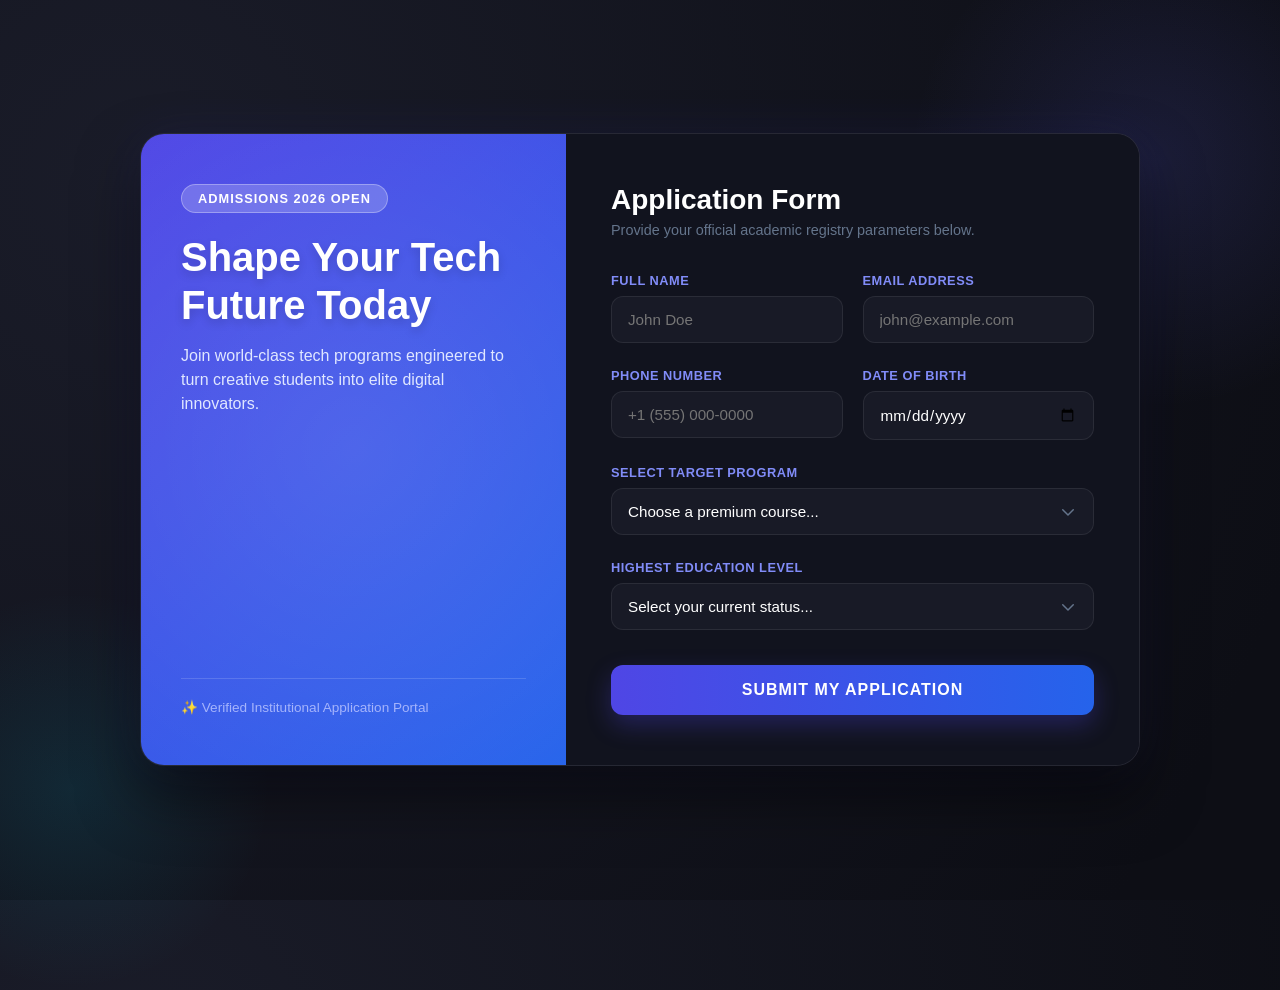
<file: index.html>
<!DOCTYPE html>
<html lang="en">
<head>
    <meta charset="UTF-8">
    <meta name="viewport" content="width=device-width, initial-scale=1.0">
    <title>Excellent Course Admission Portal</title>
    <style>
        /* --- Reset & Base Styles --- */
        * {
            margin: 0;
            padding: 0;
            box-sizing: border-box;
            font-family: 'Segoe UI', Tahoma, Geneva, Verdana, sans-serif;
        }

        body {
            background: radial-gradient(circle at 10% 20%, #1a1c29 0%, #0d0e15 90%);
            min-height: 100vh;
            display: flex;
            justify-content: center;
            align-items: center;
            padding: 30px 20px;
            overflow-x: hidden;
            position: relative;
        }

        /* --- Ambient Animated Background Orbs --- */
        .bg-glow {
            position: absolute;
            width: 500px;
            height: 500px;
            background: radial-gradient(circle, rgba(99, 102, 241, 0.15) 0%, transparent 70%);
            border-radius: 50%;
            top: -10%;
            right: -10%;
            z-index: 1;
            animation: floatGlow 10s ease-in-out infinite alternate;
        }
        
        .bg-glow-2 {
            position: absolute;
            width: 400px;
            height: 400px;
            background: radial-gradient(circle, rgba(6, 182, 212, 0.12) 0%, transparent 70%);
            border-radius: 50%;
            bottom: -10%;
            left: -10%;
            z-index: 1;
            animation: floatGlow 8s ease-in-out infinite alternate-reverse;
        }

        @keyframes floatGlow {
            0% { transform: translate(0, 0) scale(1); }
            100% { transform: translate(40px, 30px) scale(1.1); }
        }

        /* --- Split-Screen Main Container --- */
        .portal-wrapper {
            position: relative;
            z-index: 10;
            width: 100%;
            max-width: 1000px;
            background: rgba(22, 24, 37, 0.7);
            backdrop-filter: blur(20px);
            -webkit-backdrop-filter: blur(20px);
            border: 1px solid rgba(255, 255, 255, 0.08);
            border-radius: 24px;
            display: flex;
            overflow: hidden;
            box-shadow: 0 30px 60px rgba(0, 0, 0, 0.5), 0 0 50px rgba(99, 102, 241, 0.1);
            animation: cardEntrance 0.8s cubic-bezier(0.16, 1, 0.3, 1) forwards;
        }

        @keyframes cardEntrance {
            0% { opacity: 0; transform: translateY(30px) scale(0.98); }
            100% { opacity: 1; transform: translateY(0) scale(1); }
        }

        /* --- Left Side: Welcome & Promo Banner --- */
        .sidebar-banner {
            flex: 1;
            background: linear-gradient(135deg, #4f46e5 0%, #2563eb 100%);
            padding: 50px 40px;
            display: flex;
            flex-direction: column;
            justify-content: space-between;
            position: relative;
            overflow: hidden;
        }

        /* Waves Animation inside Banner */
        .sidebar-banner::before {
            content: '';
            position: absolute;
            width: 200%;
            height: 200%;
            top: -50%;
            left: -50%;
            background: radial-gradient(circle, rgba(255,255,255,0.1) 0%, transparent 60%);
            animation: spinWaves 20s linear infinite;
        }

        @keyframes spinWaves {
            100% { transform: rotate(360deg); }
        }

        .banner-content {
            position: relative;
            z-index: 2;
            color: #ffffff;
        }

        .banner-content .badge {
            display: inline-block;
            background: rgba(255, 255, 255, 0.2);
            padding: 6px 16px;
            border-radius: 50px;
            font-size: 0.8rem;
            font-weight: 700;
            text-transform: uppercase;
            letter-spacing: 1px;
            margin-bottom: 20px;
            border: 1px solid rgba(255, 255, 255, 0.3);
            animation: pulseBadge 2s infinite;
        }

        @keyframes pulseBadge {
            0%, 100% { box-shadow: 0 0 0 0 rgba(255,255,255,0.4); }
            50% { box-shadow: 0 0 0 10px rgba(255,255,255,0); }
        }

        .banner-content h1 {
            font-size: 2.5rem;
            font-weight: 800;
            line-height: 1.2;
            margin-bottom: 15px;
            text-shadow: 0 4px 10px rgba(0,0,0,0.15);
        }

        .banner-content p {
            color: #e0e7ff;
            font-size: 1rem;
            line-height: 1.5;
        }

        .banner-footer {
            position: relative;
            z-index: 2;
            color: #a5b4fc;
            font-size: 0.85rem;
            border-top: 1px solid rgba(255, 255, 255, 0.15);
            padding-top: 20px;
        }

        /* --- Right Side: Excellent Form Area --- */
        .form-area {
            flex: 1.4;
            padding: 50px 45px;
            background: #11131e;
        }

        .form-header {
            margin-bottom: 35px;
        }

        .form-header h2 {
            color: #ffffff;
            font-size: 1.75rem;
            font-weight: 700;
            margin-bottom: 6px;
        }

        .form-header p {
            color: #64748b;
            font-size: 0.9rem;
        }

        /* Form Grid Layout */
        .form-grid {
            display: grid;
            grid-template-columns: 1fr 1fr;
            gap: 20px;
        }

        .full-width {
            grid-column: span 2;
        }

        /* --- Premium Input Styling --- */
        .input-group {
            position: relative;
            margin-bottom: 5px;
        }

        .input-group label {
            display: block;
            font-size: 0.8rem;
            color: #818cf8;
            font-weight: 600;
            text-transform: uppercase;
            letter-spacing: 0.5px;
            margin-bottom: 8px;
            transition: color 0.3s ease;
        }

        .input-group input, 
        .input-group select {
            width: 100%;
            padding: 14px 16px;
            background: #181a26;
            border: 1px solid rgba(255, 255, 255, 0.08);
            border-radius: 12px;
            color: #ffffff;
            font-size: 0.95rem;
            outline: none;
            transition: all 0.3s cubic-bezier(0.4, 0, 0.2, 1);
        }

        /* Remove default arrow for custom select box feel */
        .input-group select {
            cursor: pointer;
            appearance: none;
            background-image: url("data:image/svg+xml,%3Csvg xmlns='http://www.w3.org/2000/svg' fill='none' viewBox='0 0 24 24' stroke='%2364748b'%3E%3Cpath stroke-linecap='round' stroke-linejoin='round' stroke-width='2' d='M19 9l-7 7-7-7'/%3E%3C/svg%3E");
            background-repeat: no-repeat;
            background-position: right 16px center;
            background-size: 18px;
        }

        /* Focus & Interactive Animations */
        .input-group input:focus,
        .input-group select:focus {
            border-color: #4f46e5;
            background: #1c1e2d;
            box-shadow: 0 0 20px rgba(79, 70, 229, 0.15), inset 0 0 5px rgba(79, 70, 229, 0.1);
        }

        .input-group input:focus + label {
            color: #6366f1;
        }

        /* --- Submit Button Animation --- */
        .submit-container {
            margin-top: 30px;
        }

        .btn-submit {
            width: 100%;
            padding: 16px;
            background: linear-gradient(90deg, #4f46e5 0%, #2563eb 50%, #06b6d4 100%);
            background-size: 200% auto;
            border: none;
            border-radius: 12px;
            color: #ffffff;
            font-size: 1rem;
            font-weight: 700;
            letter-spacing: 1px;
            text-transform: uppercase;
            cursor: pointer;
            box-shadow: 0 10px 25px rgba(79, 70, 229, 0.3);
            transition: all 0.4s ease;
        }

        .btn-submit:hover {
            background-position: right center; /* Shifts gradient smoothly */
            transform: translateY(-2px);
            box-shadow: 0 15px 30px rgba(37, 99, 235, 0.5);
        }

        .btn-submit:active {
            transform: translateY(0);
        }

        /* --- Responsive Viewports --- */
        @media (max-width: 850px) {
            .portal-wrapper {
                flex-direction: column;
            }
            .sidebar-banner {
                padding: 40px 30px;
            }
            .sidebar-banner h1 {
                font-size: 2rem;
            }
            .form-area {
                padding: 40px 30px;
            }
        }

        @media (max-width: 550px) {
            .form-grid {
                grid-template-columns: 1fr;
            }
            .full-width {
                grid-column: span 1;
            }
        }
    </style>
</head>
<body>

    <!-- Ambient Glowing Background Elements -->
    <div class="bg-glow"></div>
    <div class="bg-glow-2"></div>

    <!-- Main Admission Frame Container -->
    <div class="portal-wrapper">
        
        <!-- LEFT SIDE: Marketing/Welcome Banner -->
        <div class="sidebar-banner">
            <div class="banner-content">
                <span class="badge">Admissions 2026 Open</span>
                <h1>Shape Your Tech Future Today</h1>
                <p>Join world-class tech programs engineered to turn creative students into elite digital innovators.</p>
            </div>
            
            <div class="banner-footer">
                <p>✨ Verified Institutional Application Portal</p>
            </div>
        </div>

        <!-- RIGHT SIDE: The Actual Input Form -->
        <div class="form-area">
            <div class="form-header">
                <h2>Application Form</h2>
                <p>Provide your official academic registry parameters below.</p>
            </div>

            <form action="#" method="POST">
                <div class="form-grid">
                    
                    <!-- Full Name Field -->
                    <div class="input-group">
                        <label for="student-name">Full Name</label>
                        <input type="text" id="student-name" required placeholder="John Doe">
                    </div>

                    <!-- Email Field -->
                    <div class="input-group">
                        <label for="student-email">Email Address</label>
                        <input type="email" id="student-email" required placeholder="john@example.com">
                    </div>

                    <!-- Phone Field -->
                    <div class="input-group">
                        <label for="student-phone">Phone Number</label>
                        <input type="tel" id="student-phone" required placeholder="+1 (555) 000-0000">
                    </div>

                    <!-- Date of Birth Field -->
                    <div class="input-group">
                        <label for="student-dob">Date of Birth</label>
                        <input type="date" id="student-dob" required>
                    </div>

                    <!-- Course Selection (Full Width Grid Element) -->
                    <div class="input-group full-width">
                        <label for="course-select">Select Target Program</label>
                        <select id="course-select" required>
                            <option value="" disabled selected>Choose a premium course...</option>
                            <option value="cs">B.Sc. Computer Science & AI</option>
                            <option value="wd">Advanced Full-Stack Web Architecture</option>
                            <option value="cyber">Cyber Security & Cloud Defense Systems</option>
                            <option value="uiux">UI/UX Creative Design Innovation</option>
                        </select>
                    </div>

                    <!-- Academic Background Field (Full Width) -->
                    <div class="input-group full-width">
                        <label for="academic-level">Highest Education Level</label>
                        <select id="academic-level" required>
                            <option value="" disabled selected>Select your current status...</option>
                            <option value="high-school">High School Diploma / Matric-FSc</option>
                            <option value="bachelors">Associate / Bachelor's Degree</option>
                            <option value="other">Other Certification</option>
                        </select>
                    </div>

                </div>

                <!-- Animated Action Submit Button -->
                <div class="submit-container">
                    <button type="submit" class="btn-submit">Submit My Application</button>
                </div>
            </form>
        </div>

    </div>

</body>
</html>
</file>
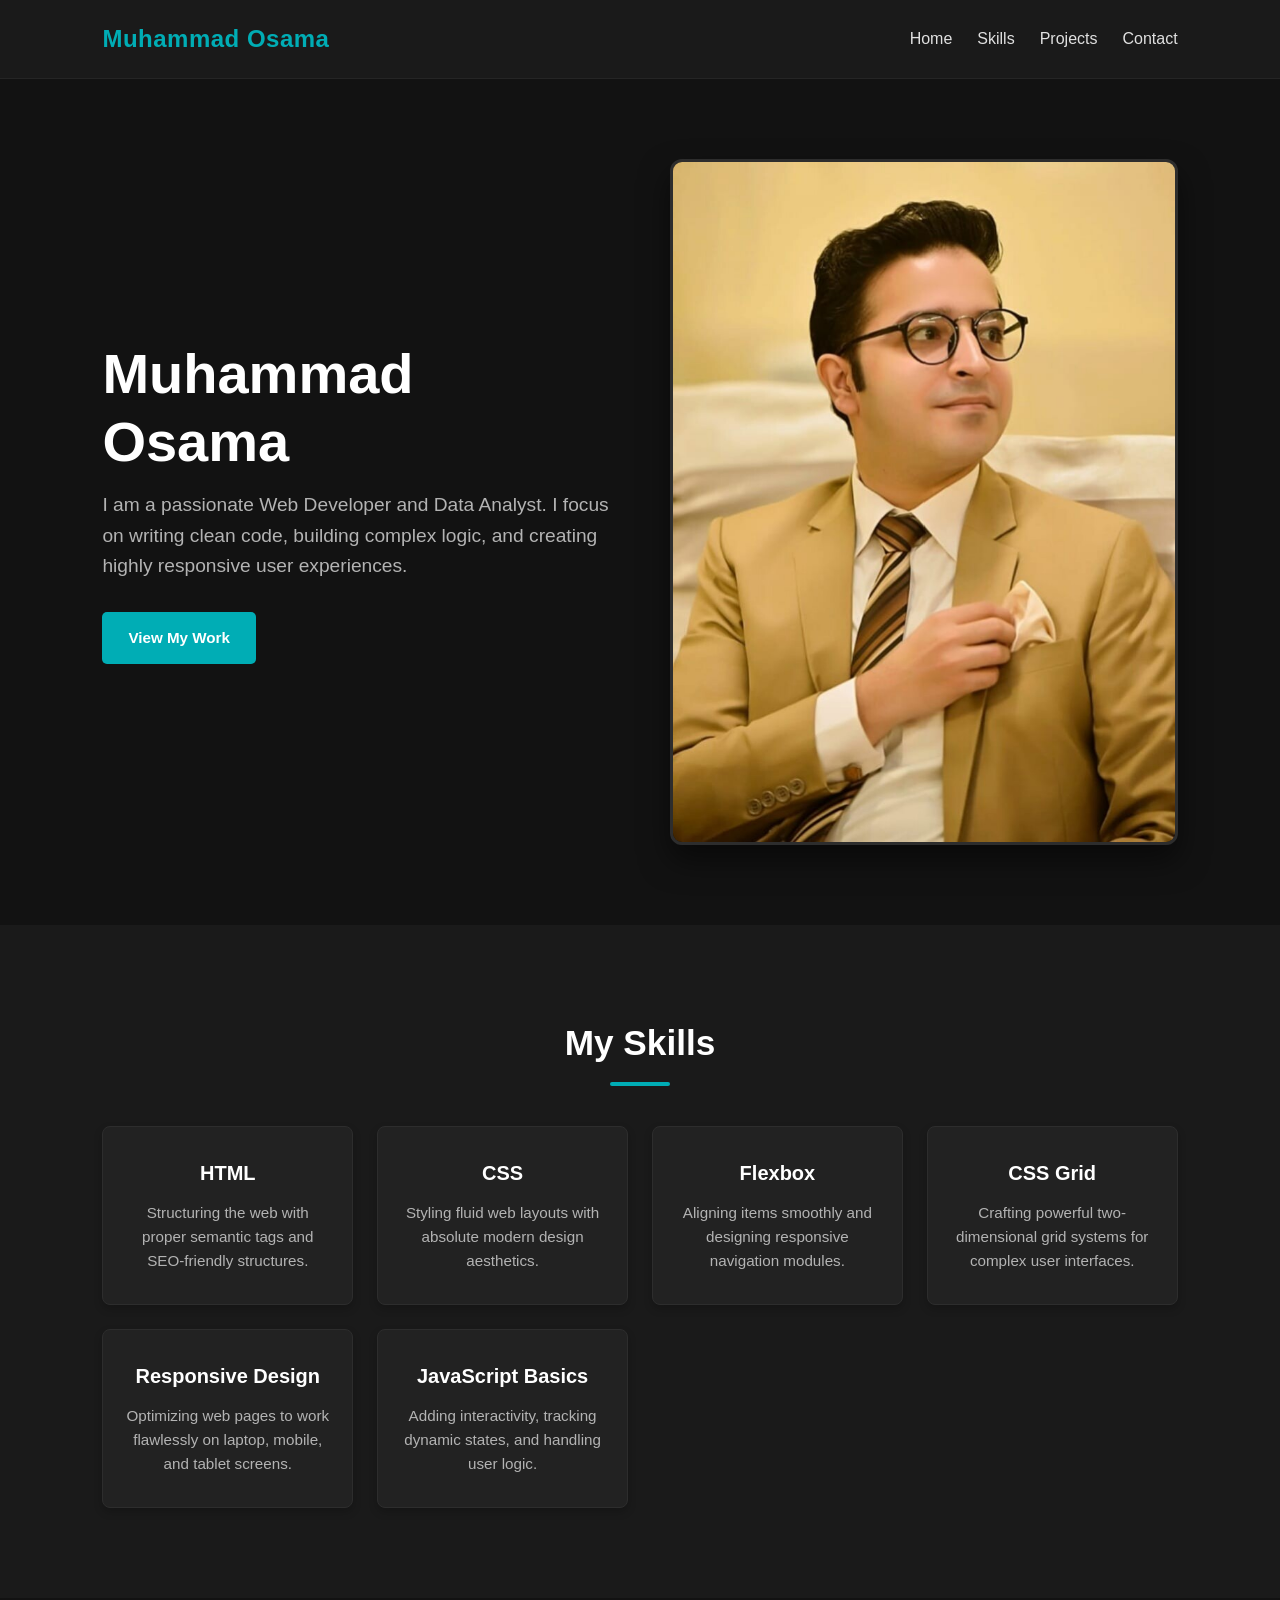
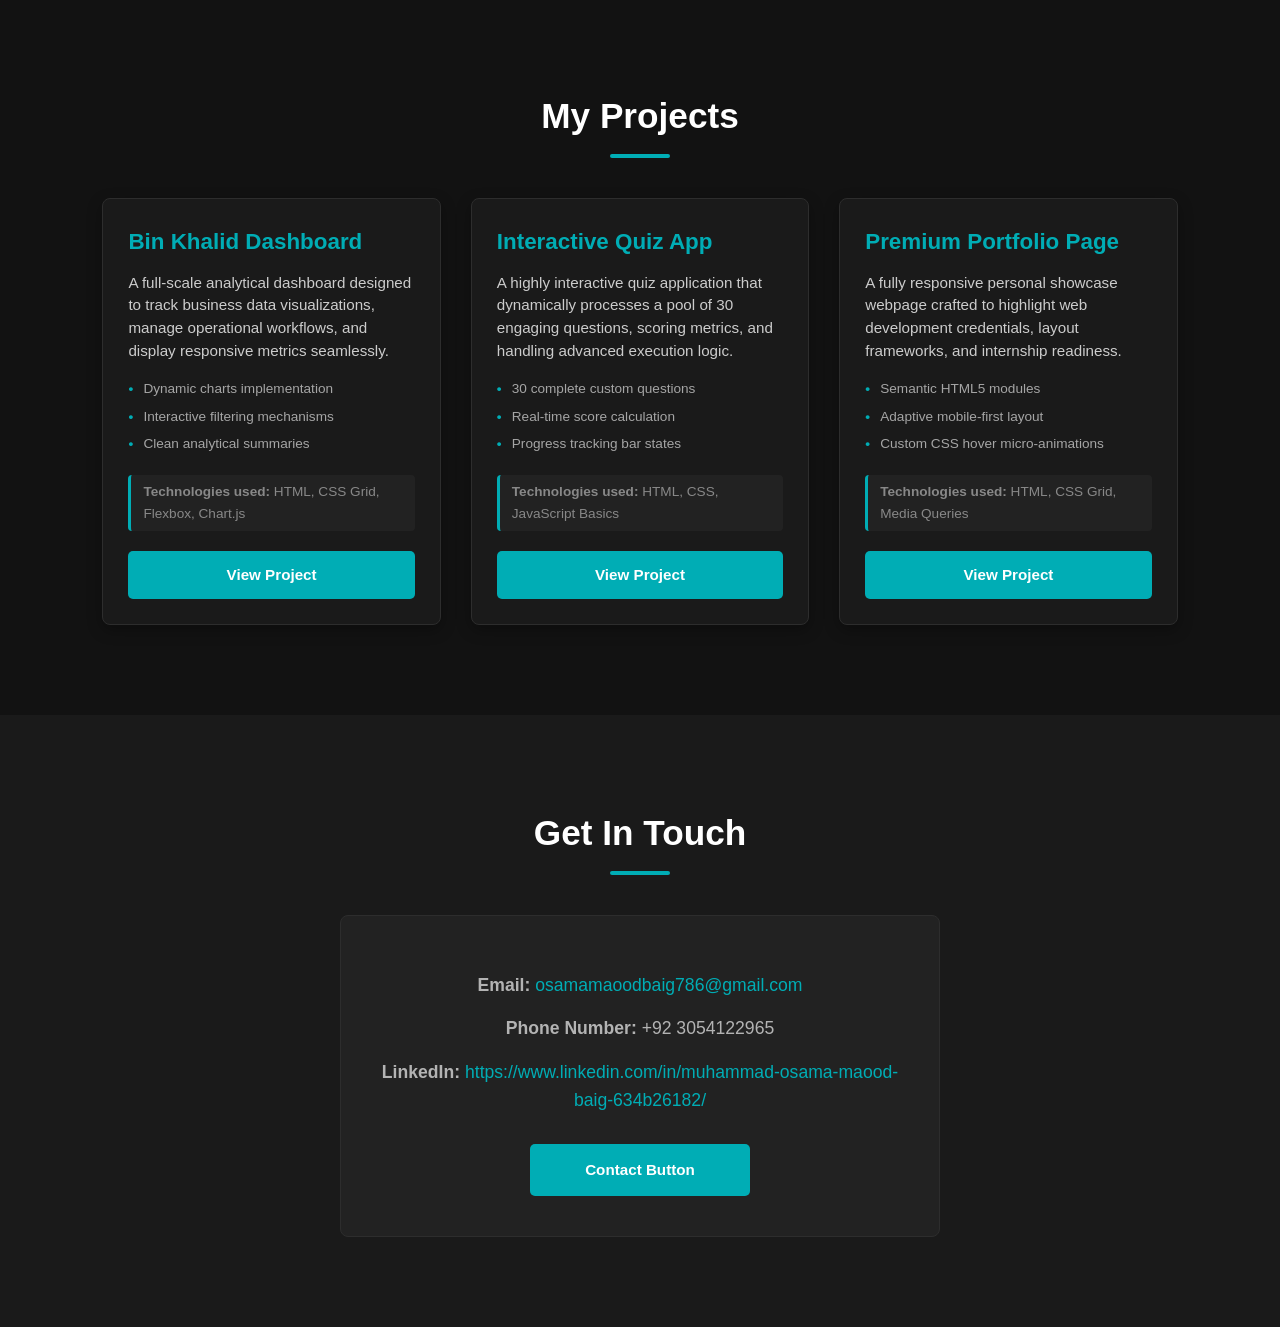
<file: activity today/index.html>
<!DOCTYPE html>
<html lang="en">
<head>
    <meta charset="UTF-8">
    <meta name="viewport" content="width=device-width, initial-scale=1.0">
    <title>Student Skill Showcase</title>
    
    <style>
        * {
            margin: 0;
            padding: 0;
            box-sizing: border-box; /* Required constraint [cite: 53] */
        }

        html {
            scroll-behavior: smooth;
        }

        /* Bonus Challenge: Dark Mode Setup [cite: 70, 71] */
        body {
            font-family: 'Segoe UI', Tahoma, Geneva, Verdana, sans-serif;
            background-color: #121212; /* Dark background [cite: 73] */
            color: #e0e0e0;            /* Light text [cite: 74] */
            line-height: 1.6;
        }

        h2 {
            text-align: center;
            margin-bottom: 40px;
            font-size: 2.2rem;
            color: #ffffff;
            position: relative;
        }

        h2::after {
            content: '';
            display: block;
            width: 60px;
            height: 4px;
            background-color: #00adb5;
            margin: 10px auto 0 auto;
            border-radius: 2px;
        }

        /* Interactivity Modules: Bright Buttons & Accents [cite: 75] */
        .btn {
            display: inline-block;
            padding: 12px 24px;
            background-color: #00adb5; /* Bright button accent [cite: 75] */
            color: #ffffff;
            text-decoration: none;
            border-radius: 5px;
            font-weight: 600;
            font-size: 0.95rem;
            transition: all 0.3s ease;
            border: 2px solid transparent;
            cursor: pointer;
        }

        /* Button Hover Requirement [cite: 58] */
        .btn:hover {
            background-color: transparent;
            border-color: #00adb5;
            color: #00adb5;
            transform: translateY(-2px);
        }

        /* 1. Header / Navbar Section (Flexbox Layout) [cite: 7, 54] */
        .navbar {
            display: flex; /* Flexbox implementation [cite: 54] */
            justify-content: space-between;
            align-items: center;
            padding: 20px 8%;
            background-color: #1a1a1a;
            position: sticky;
            top: 0;
            z-index: 1000;
            border-bottom: 1px solid #252525;
        }

        .navbar .logo {
            font-size: 1.5rem;
            font-weight: bold;
            color: #00adb5;
            letter-spacing: 0.5px;
        }

        .nav-links {
            display: flex;
            list-style: none;
        }

        .nav-links li {
            margin-left: 25px;
        }

        .nav-links a {
            color: #e0e0e0;
            text-decoration: none;
            font-weight: 500;
            transition: color 0.3s ease;
        }

        .nav-links a:hover {
            color: #00adb5;
        }

        /* 2. Hero Section Layout Configuration [cite: 15] */
        .hero-section {
            display: flex; /* Desktop split side-by-side [cite: 21] */
            justify-content: space-between;
            align-items: center;
            padding: 80px 8%;
            min-height: 80vh;
        }

        .hero-content {
            flex: 1;
            padding-right: 60px;
        }

        .hero-content h1 {
            font-size: 3.5rem;
            color: #ffffff;
            margin-bottom: 15px;
            line-height: 1.2;
        }

        .hero-content p {
            font-size: 1.2rem;
            margin-bottom: 30px;
            color: #b3b3b3;
        }

        .hero-image {
            flex: 1;
            display: flex;
            justify-content: center;
        }

        /* Responsive Profile Picture Configs [cite: 56] */
        .hero-image img {
            max-width: 100%; /* Scale smoothly [cite: 56] */
            height: auto;
            border-radius: 12px;
            border: 3px solid #2d2d2d;
            box-shadow: 0 15px 30px rgba(0,0,0,0.5); /* Clean border shadow [cite: 76] */
        }

        /* 3. Skills Section (CSS Grid Implementation) [cite: 22, 55] */
        .skills-section {
            padding: 90px 8%;
            background-color: #1a1a1a;
        }

        /* Verbatim required CSS snippet requested in specifications [cite: 31, 32] */
        .skills-grid {
            display: grid;
            grid-template-columns: repeat(auto-fit, minmax(220px, 1fr)); /* [cite: 34] */
            gap: 24px; /* [cite: 35] */
        }

        .skill-card {
            background-color: #222222;
            padding: 30px 20px;
            border-radius: 8px;
            text-align: center;
            border: 1px solid #2d2d2d; /* Clean card borders [cite: 76] */
            box-shadow: 0 4px 8px rgba(0,0,0,0.2);
            transition: transform 0.3s ease, border-color 0.3s ease, box-shadow 0.3s ease;
        }

        /* Card Hover Requirement [cite: 59] */
        .skill-card:hover {
            transform: translateY(-5px);
            border-color: #00adb5;
            box-shadow: 0 6px 15px rgba(0, 173, 181, 0.15);
        }

        .skill-card h3 {
            color: #ffffff;
            margin-bottom: 12px;
            font-size: 1.25rem;
        }

        .skill-card p {
            font-size: 0.95rem;
            color: #b3b3b3;
        }

        /* 4. Project Cards Section Layout [cite: 37] */
        .projects-section {
            padding: 90px 8%;
            background-color: #121212;
        }

        /* CSS Grid configuration for clean column placements [cite: 44] */
        .projects-container {
            display: grid;
            grid-template-columns: repeat(auto-fit, minmax(300px, 1fr));
            gap: 30px;
            margin-top: 20px;
        }

        .project-card {
            background-color: #1a1a1a;
            padding: 25px;
            border-radius: 8px;
            border: 1px solid #2d2d2d; /* Clean border constraint [cite: 76] */
            box-shadow: 0 5px 15px rgba(0, 0, 0, 0.3);
            display: flex;
            flex-direction: column;
            justify-content: space-between;
            transition: transform 0.3s ease, border-color 0.3s ease, box-shadow 0.3s ease;
        }

        /* Project Card Hover Animation [cite: 59] */
        .project-card:hover {
            transform: translateY(-5px);
            border-color: #00adb5;
            box-shadow: 0 8px 25px rgba(0, 173, 181, 0.15);
        }

        /* Added item inside the card boxes: Thumbnail/Image area */
        .project-visual-blank {
            width: 100%;
            height: 140px;
            background-color: #252525;
            border: 1px dashed #3d3d3d;
            border-radius: 6px;
            margin-bottom: 20px;
            display: flex;
            align-items: center;
            justify-content: center;
            color: #666666;
            font-size: 0.85rem;
            font-weight: 500;
        }

        .project-card h3 {
            color: #00adb5;
            margin-bottom: 12px;
            font-size: 1.4rem;
        }

        .project-card p {
            color: #cccccc;
            font-size: 0.95rem;
            margin-bottom: 15px;
            line-height: 1.5;
        }

        /* Added item inside the card boxes: Features/Highlights list */
        .project-features {
            list-style: none;
            margin-bottom: 20px;
            padding-left: 0;
        }

        .project-features li {
            font-size: 0.85rem;
            color: #a5a5a5;
            margin-bottom: 6px;
            display: flex;
            align-items: center;
        }

        .project-features li::before {
            content: "•";
            color: #00adb5;
            font-weight: bold;
            display: inline-block; 
            width: 15px;
        }

        .project-card .tech-stack {
            font-size: 0.85rem;
            color: #888888;
            margin-bottom: 20px;
            background-color: #222222;
            padding: 6px 12px;
            border-radius: 4px;
            border-left: 3px solid #00adb5;
        }

        .card-btn {
            text-align: center;
            width: 100%;
            padding: 10px 0;
        }

        /* 5. Contact Section Layout [cite: 45] */
        .contact-section {
            padding: 90px 8%;
            background-color: #1a1a1a;
            text-align: center;
        }

        .contact-container {
            max-width: 600px;
            margin: 0 auto;
            background-color: #222222;
            padding: 40px;
            border-radius: 8px;
            border: 1px solid #2d2d2d;
        }

        .contact-info {
            margin-bottom: 30px;
        }

        .contact-info p {
            margin: 15px 0;
            font-size: 1.1rem;
            color: #b3b3b3;
        }

        .contact-info a {
            color: #00adb5;
            text-decoration: none;
            font-weight: 500;
            transition: color 0.3s ease;
        }

        .contact-info a:hover {
            color: #ffffff;
            text-decoration: underline;
        }

        .contact-btn {
            min-width: 220px;
        }

        /* ==========================================================================
           Required Media Queries for Complete Responsive Design [cite: 57, 62]
           ========================================================================== */
        
        /* Media Query 1: Tablet [cite: 64] */
        @media (max-width: 768px) { /* [cite: 64] */
            .navbar {
                padding: 15px 5%;
            }

            /* Responsive Hero transformation to block vertical layout stack [cite: 21] */
            .hero-section {
                flex-direction: column; /* Vertical alignment [cite: 21] */
                text-align: center;
                padding: 60px 5%;
            }

            .hero-content {
                padding-right: 0;
                margin-bottom: 40px;
            }

            .hero-content h1 {
                font-size: 2.8rem;
            }

            .skills-section, .projects-section, .contact-section {
                padding: 60px 5%;
            }
        }

        /* Media Query 2: Small Mobile screens [cite: 67] */
        @media (max-width: 480px) { /* [cite: 67] */
            /* Transform navbar header positioning [cite: 14] */
            .navbar {
                flex-direction: column; /* Stacked layout on mobile [cite: 14] */
                gap: 15px;
            }

            .nav-links {
                width: 100%;
                justify-content: center;
            }

            .nav-links li {
                margin: 0 12px;
            }

            .hero-content h1 {
                font-size: 2.2rem;
            }

            .projects-container {
                grid-template-columns: 1fr; /* Single column distribution [cite: 61] */
            }
            
            .contact-container {
                padding: 25px;
            }
        }
    </style>
</head>
<body>

    <header class="navbar">
        <div class="logo">Muhammad Osama</div> <nav>
            <ul class="nav-links">
                <li><a href="#home">Home</a></li> <li><a href="#skills">Skills</a></li> <li><a href="#projects">Projects</a></li> <li><a href="#contact">Contact</a></li> </ul>
        </nav>
    </header>

    <main>
        <section id="home" class="hero-section">
            <div class="hero-content">
                <h1>Muhammad Osama</h1> <p>I am a passionate Web Developer and Data Analyst. I focus on writing clean code, building complex logic, and creating highly responsive user experiences.</p> <a href="#projects" class="btn hero-btn">View My Work</a> </div>
            <div class="hero-image">
                <img src="profile.jpg" alt="Muhammad Osama Profile Pic">
            </div>
        </section>

        <section id="skills" class="skills-section">
            <h2>My Skills</h2>
            <div class="skills-grid"> <div class="skill-card">
                    <h3>HTML</h3> <p>Structuring the web with proper semantic tags and SEO-friendly structures.</p>
                </div>
                <div class="skill-card">
                    <h3>CSS</h3> <p>Styling fluid web layouts with absolute modern design aesthetics.</p>
                </div>
                <div class="skill-card">
                    <h3>Flexbox</h3> <p>Aligning items smoothly and designing responsive navigation modules.</p>
                </div>
                <div class="skill-card">
                    <h3>CSS Grid</h3> <p>Crafting powerful two-dimensional grid systems for complex user interfaces.</p>
                </div>
                <div class="skill-card">
                    <h3>Responsive Design</h3> <p>Optimizing web pages to work flawlessly on laptop, mobile, and tablet screens.</p>
                </div>
                <div class="skill-card">
                    <h3>JavaScript Basics</h3> <p>Adding interactivity, tracking dynamic states, and handling user logic.</p>
                </div>
            </div>
        </section>

        <section id="projects" class="projects-section">
            <h2>My Projects</h2>
            <div class="projects-container">
                
                <div class="project-card">
                    <div>
                        <!-- <div class="project-visual-blank">[ Dashboard Preview ]</div> -->
                        <h3>Bin Khalid Dashboard</h3> <p>A full-scale analytical dashboard designed to track business data visualizations, manage operational workflows, and display responsive metrics seamlessly.</p> <ul class="project-features">
                            <li>Dynamic charts implementation</li>
                            <li>Interactive filtering mechanisms</li>
                            <li>Clean analytical summaries</li>
                        </ul>
                        
                        <div class="tech-stack"><strong>Technologies used:</strong> HTML, CSS Grid, Flexbox, Chart.js</div> </div>
                    <a href="" class="btn card-btn">View Project</a> </div>

                <div class="project-card">
                    <div>
                        <!-- <div class="project-visual-blank">[ Quiz Interface ]</div> -->
                        <h3>Interactive Quiz App</h3> <p>A highly interactive quiz application that dynamically processes a pool of 30 engaging questions, scoring metrics, and handling advanced execution logic.</p> <ul class="project-features">
                            <li>30 complete custom questions</li>
                            <li>Real-time score calculation</li>
                            <li>Progress tracking bar states</li>
                        </ul>
                        
                        <div class="tech-stack"><strong>Technologies used:</strong> HTML, CSS, JavaScript Basics</div> </div>
                    <a href="#" class="btn card-btn">View Project</a> </div>

                <div class="project-card">
                    <div>
                        <!-- <div class="project-visual-blank">[ Portfolio Showcase ]</div> -->
                        <h3>Premium Portfolio Page</h3> <p>A fully responsive personal showcase webpage crafted to highlight web development credentials, layout frameworks, and internship readiness.</p> <ul class="project-features">
                            <li>Semantic HTML5 modules</li>
                            <li>Adaptive mobile-first layout</li>
                            <li>Custom CSS hover micro-animations</li>
                        </ul>
                        
                        <div class="tech-stack"><strong>Technologies used:</strong> HTML, CSS Grid, Media Queries</div> </div>
                    <a href="#" class="btn card-btn">View Project</a> </div>

            </div>
        </section>

        <section id="contact" class="contact-section">
            <h2>Get In Touch</h2>
            <div class="contact-container">
                <div class="contact-info">
                    <p><strong>Email:</strong> <a href="mailto:osama.baig@example.com">osamamaoodbaig786@gmail.com</a></p> <p><strong>Phone Number:</strong> +92 3054122965</p> <p><strong>LinkedIn:</strong> <a href="#" target="_blank">https://www.linkedin.com/in/muhammad-osama-maood-baig-634b26182/</a></p> </div>
                <a href="mailto:osama.baig@example.com" class="btn contact-btn">Contact Button</a> </div>
        </section>
    </main>

</body>
</html>
</file>
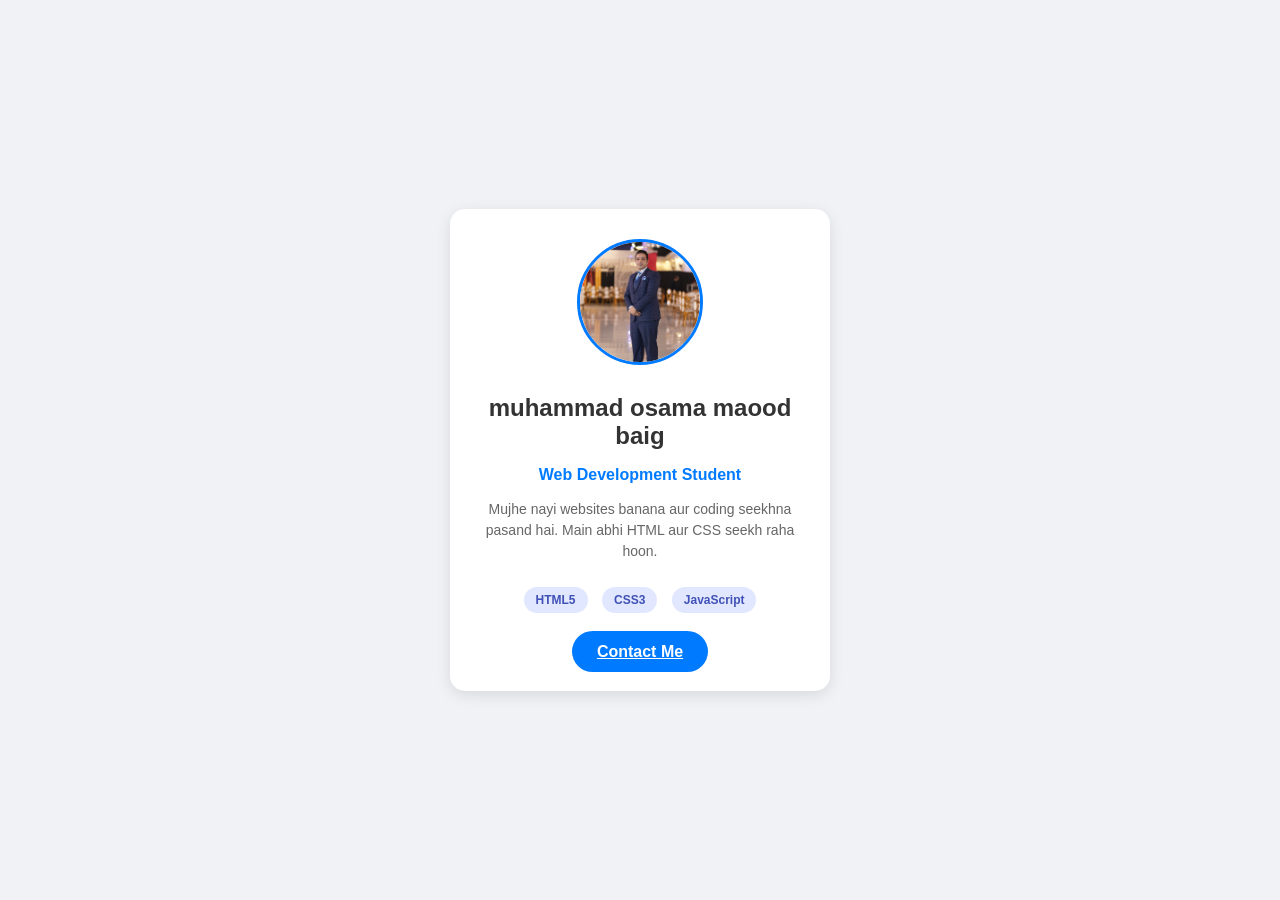
<file: card/index.html>
<!DOCTYPE html>
<html lang="en">
<head>
    <meta charset="UTF-8">
    <meta name="viewport" content="width=device-width, initial-scale=1.0">
    <title>Personal Profile Card</title>
    <link rel="stylesheet" href="style.css">
</head>
<body>

    <div class="profile-card">
        
        <img src="profile..jpg" alt="My Profile Picture" class="profile-img">
        
        <h2 class="profile-name">muhammad osama maood baig</h2>
        <p class="profile-title">Web Development Student</p>
        
        <p class="profile-bio">
            Mujhe nayi websites banana aur coding seekhna pasand hai. Main abhi HTML aur CSS seekh raha hoon.
        </p>
        
        <div class="skills-container">
            <span class="skill-tag">HTML5</span>
            <span class="skill-tag">CSS3</span>
            <span class="skill-tag">JavaScript</span>
        </div>
        
        <!-- Tel link se click karte hi phone dialer khulega -->
<a href="tel:03054122965" class="contact-btn">Contact Me</a>
        
    </div>

</body>
</html>
</file>
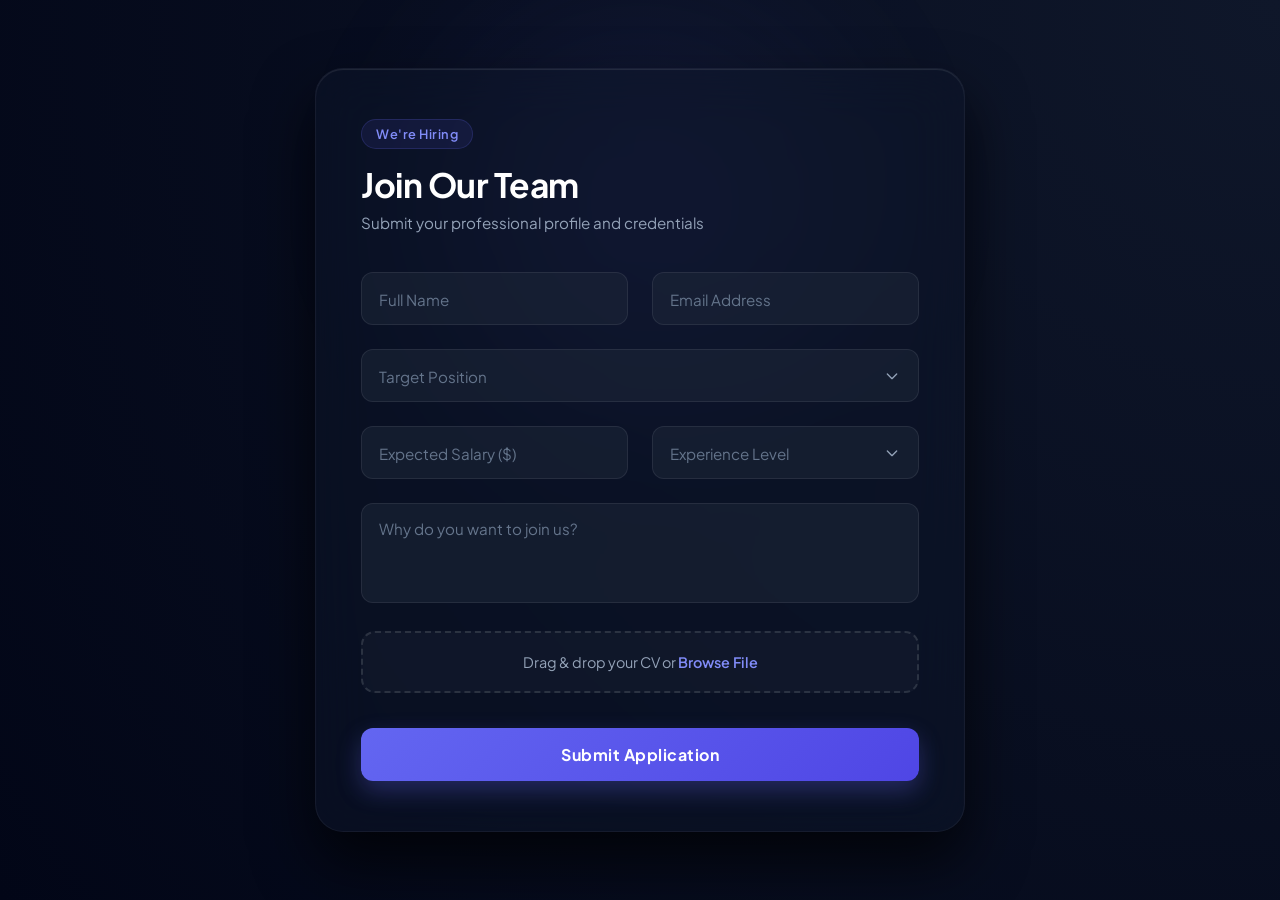
<file: b.html>
<!DOCTYPE html>
<html lang="en">
<head>
    <meta charset="UTF-8">
    <meta name="viewport" content="width=device-width, initial-scale=1.0">
    <title>Premium Corporate Job Application</title>
    <style>
        /* --- Import Elite Google Font --- */
        @import url('https://fonts.googleapis.com/css2?family=Plus+Jakarta+Sans:wght@300;400;500;600;700;800&display=swap');

        * {
            margin: 0;
            padding: 0;
            box-sizing: border-box;
            font-family: 'Plus Jakarta Sans', sans-serif;
        }

        body {
            /* Sophisticated Corporate Dark Gradient */
            background: radial-gradient(circle at top right, #0f172a 0%, #020617 100%);
            min-height: 100vh;
            display: flex;
            justify-content: center;
            align-items: center;
            padding: 50px 20px;
            overflow-x: hidden;
            position: relative;
        }

        /* --- ✨ ANIMATION 1: Subtle Premium Ambient Glow --- */
        .ambient-glow {
            position: absolute;
            width: 600px;
            height: 600px;
            background: radial-gradient(circle, rgba(99, 102, 241, 0.12) 0%, transparent 70%);
            top: -10%;
            left: 50%;
            transform: translateX(-50%);
            filter: blur(60px);
            z-index: 1;
            animation: pulseGlow 10s infinite alternate ease-in-out;
        }

        @keyframes pulseGlow {
            0% { opacity: 0.5; transform: translateX(-50%) scale(1); }
            100% { opacity: 1; transform: translateX(-50%) scale(1.1); }
        }

        /* --- 🏛️ Corporate Glassmorphic Card Container --- */
        .job-card {
            position: relative;
            z-index: 10;
            width: 100%;
            max-width: 650px;
            background: rgba(15, 23, 42, 0.45);
            backdrop-filter: blur(25px);
            -webkit-backdrop-filter: blur(25px);
            border: 1px solid rgba(255, 255, 255, 0.05);
            border-radius: 28px;
            padding: 50px 45px;
            box-shadow: 
                0 30px 60px rgba(0, 0, 0, 0.7),
                inset 0 1px 1px rgba(255, 255, 255, 0.1);
            /* Smooth Entrance Animation */
            animation: slideUpCard 1.2s cubic-bezier(0.16, 1, 0.3, 1) forwards;
        }

        @keyframes slideUpCard {
            0% { opacity: 0; transform: translateY(50px); }
            100% { opacity: 1; transform: translateY(0); }
        }

        /* --- Header Typography --- */
        .form-header {
            margin-bottom: 40px;
        }

        .form-header .badge {
            display: inline-block;
            background: rgba(99, 102, 241, 0.1);
            border: 1px solid rgba(99, 102, 241, 0.2);
            color: #818cf8;
            padding: 6px 14px;
            border-radius: 100px;
            font-size: 0.8rem;
            font-weight: 600;
            letter-spacing: 0.5px;
            margin-bottom: 14px;
        }

        .form-header h2 {
            color: #ffffff;
            font-size: 2.1rem;
            font-weight: 700;
            letter-spacing: -0.5px;
            margin-bottom: 8px;
        }

        .form-header p {
            color: #94a3b8;
            font-size: 0.95rem;
        }

        /* --- Form Fields Grid Layout --- */
        .form-grid {
            display: grid;
            grid-template-columns: 1fr 1fr;
            gap: 24px;
        }

        .full-width {
            grid-column: span 2;
        }

        /* --- Premium Floating Label System --- */
        .input-wrapper {
            position: relative;
        }

        .input-wrapper input,
        .input-wrapper select,
        .input-wrapper textarea {
            width: 100%;
            padding: 16px 18px;
            background: rgba(30, 41, 59, 0.5);
            border: 1px solid rgba(255, 255, 255, 0.08);
            border-radius: 12px;
            color: #ffffff;
            font-size: 0.95rem;
            outline: none;
            transition: all 0.3s cubic-bezier(0.4, 0, 0.2, 1);
        }

        .input-wrapper textarea {
            resize: none;
            height: 100px;
        }

        /* Custom Dropdown Arrow */
        .input-wrapper select {
            cursor: pointer;
            appearance: none;
            background-image: url("data:image/svg+xml,%3Csvg xmlns='http://www.w3.org/2000/svg' fill='none' viewBox='0 0 24 24' stroke='%2394a3b8'%3E%3Cpath stroke-linecap='round' stroke-linejoin='round' stroke-width='2' d='M19 9l-7 7-7-7'/%3E%3C/svg%3E");
            background-repeat: no-repeat;
            background-position: right 18px center;
            background-size: 16px;
        }

        /* Label Defaults */
        .input-wrapper label {
            position: absolute;
            left: 18px;
            top: 50%;
            transform: translateY(-50%);
            color: #64748b;
            font-size: 0.95rem;
            pointer-events: none;
            transition: all 0.3s cubic-bezier(0.4, 0, 0.2, 1);
        }

        /* Textarea label alignment adjust */
        .input-wrapper.textarea-wrapper label {
            top: 25px;
        }

        /* Focus & Valid States */
        .input-wrapper input:focus,
        .input-wrapper input:valid,
        .input-wrapper select:focus,
        .input-wrapper select:valid,
        .input-wrapper textarea:focus,
        .input-wrapper textarea:valid {
            border-color: #6366f1;
            background: rgba(99, 102, 241, 0.03);
            box-shadow: 0 0 20px rgba(99, 102, 241, 0.15);
        }

        /* Floating Animation Mechanism */
        .input-wrapper input:focus ~ label,
        .input-wrapper input:valid ~ label,
        .input-wrapper select:focus ~ label,
        .input-wrapper select:valid ~ label,
        .input-wrapper textarea:focus ~ label,
        .input-wrapper textarea:valid ~ label {
            top: 0;
            font-size: 0.8rem;
            color: #818cf8;
            font-weight: 600;
            background: #0b1120; /* Matches card inner depth */
            padding: 2px 8px;
            border-radius: 4px;
            transform: translateY(-50%);
            letter-spacing: 0.5px;
        }

        /* --- 📂 Premium Custom File Upload Field --- */
        .file-upload-wrapper {
            position: relative;
            background: rgba(30, 41, 59, 0.3);
            border: 2px dashed rgba(255, 255, 255, 0.12);
            border-radius: 14px;
            padding: 20px;
            text-align: center;
            cursor: pointer;
            transition: all 0.3s ease;
        }

        .file-upload-wrapper:hover {
            border-color: #6366f1;
            background: rgba(99, 102, 241, 0.02);
        }

        .file-upload-wrapper input[type="file"] {
            position: absolute;
            top: 0;
            left: 0;
            width: 100%;
            height: 100%;
            opacity: 0;
            cursor: pointer;
        }

        .file-upload-wrapper p {
            color: #94a3b8;
            font-size: 0.9rem;
        }

        .file-upload-wrapper span {
            color: #818cf8;
            font-weight: 600;
        }

        /* --- ✨ ANIMATION 2: Interactive Shifting Button --- */
        .btn-container {
            margin-top: 35px;
        }

        .submit-btn {
            width: 100%;
            padding: 16px;
            background: linear-gradient(135deg, #6366f1 0%, #4f46e5 100%);
            border: none;
            border-radius: 12px;
            color: #ffffff;
            font-size: 1rem;
            font-weight: 700;
            letter-spacing: 0.5px;
            cursor: pointer;
            box-shadow: 0 10px 25px rgba(99, 102, 241, 0.3);
            transition: all 0.3s cubic-bezier(0.16, 1, 0.3, 1);
        }

        .submit-btn:hover {
            transform: translateY(-2px);
            box-shadow: 0 15px 35px rgba(99, 102, 241, 0.5);
            background: linear-gradient(135deg, #4f46e5 0%, #6366f1 100%);
        }

        /* Responsive Breakpoint */
        @media (max-width: 580px) {
            .form-grid {
                grid-template-columns: 1fr;
            }
            .full-width {
                grid-column: span 1;
            }
        }
    </style>
</head>
<body>

    <!-- Ambient Glow Layer -->
    <div class="ambient-glow"></div>

    <!-- Main Job Application Card -->
    <div class="job-card">
        
        <div class="form-header">
            <span class="badge">We're Hiring</span>
            <h2>Join Our Team</h2>
            <p>Submit your professional profile and credentials</p>
        </div>

        <form action="#" method="POST" enctype="multipart/form-data">
            <div class="form-grid">
                
                <!-- Full Name -->
                <div class="input-wrapper">
                    <input type="text" id="fullname" required autocomplete="off">
                    <label for="fullname">Full Name</label>
                </div>

                <!-- Email Address -->
                <div class="input-wrapper">
                    <input type="email" id="email" required autocomplete="off">
                    <label for="email">Email Address</label>
                </div>

                <!-- Position Dropdown Select -->
                <div class="input-wrapper full-width">
                    <select id="position" required>
                        <option value="" disabled selected hidden></option>
                        <option value="frontend">Frontend UI/UX Developer</option>
                        <option value="backend">Backend Systems Architect</option>
                        <option value="product">Product Analytics Manager</option>
                    </select>
                    <label for="position">Target Position</label>
                </div>

                <!-- Expected Salary -->
                <div class="input-wrapper">
                    <input type="text" id="salary" required autocomplete="off">
                    <label for="salary">Expected Salary ($)</label>
                </div>

                <!-- Experience Level -->
                <div class="input-wrapper">
                    <select id="experience" required>
                        <option value="" disabled selected hidden></option>
                        <option value="junior">Junior (1-2 Years)</option>
                        <option value="mid">Mid-Level (3-5 Years)</option>
                        <option value="senior">Senior (5+ Years)</option>
                    </select>
                    <label for="experience">Experience Level</label>
                </div>

                <!-- Cover Letter / Short Bio -->
                <div class="input-wrapper full-width textarea-wrapper">
                    <textarea id="bio" required></textarea>
                    <label for="bio">Why do you want to join us?</label>
                </div>

                <!-- Custom Elegant Resume Upload Box -->
                <div class="file-upload-wrapper full-width">
                    <p>Drag & drop your CV or <span>Browse File</span></p>
                    <input type="file" id="resume" accept=".pdf,.doc,.docx" required>
                </div>

            </div>

            <!-- Submit Button -->
            <div class="btn-container">
                <button type="submit" class="submit-btn">Submit Application</button>
            </div>

        </form>

    </div>

</body>
</html>
</file>
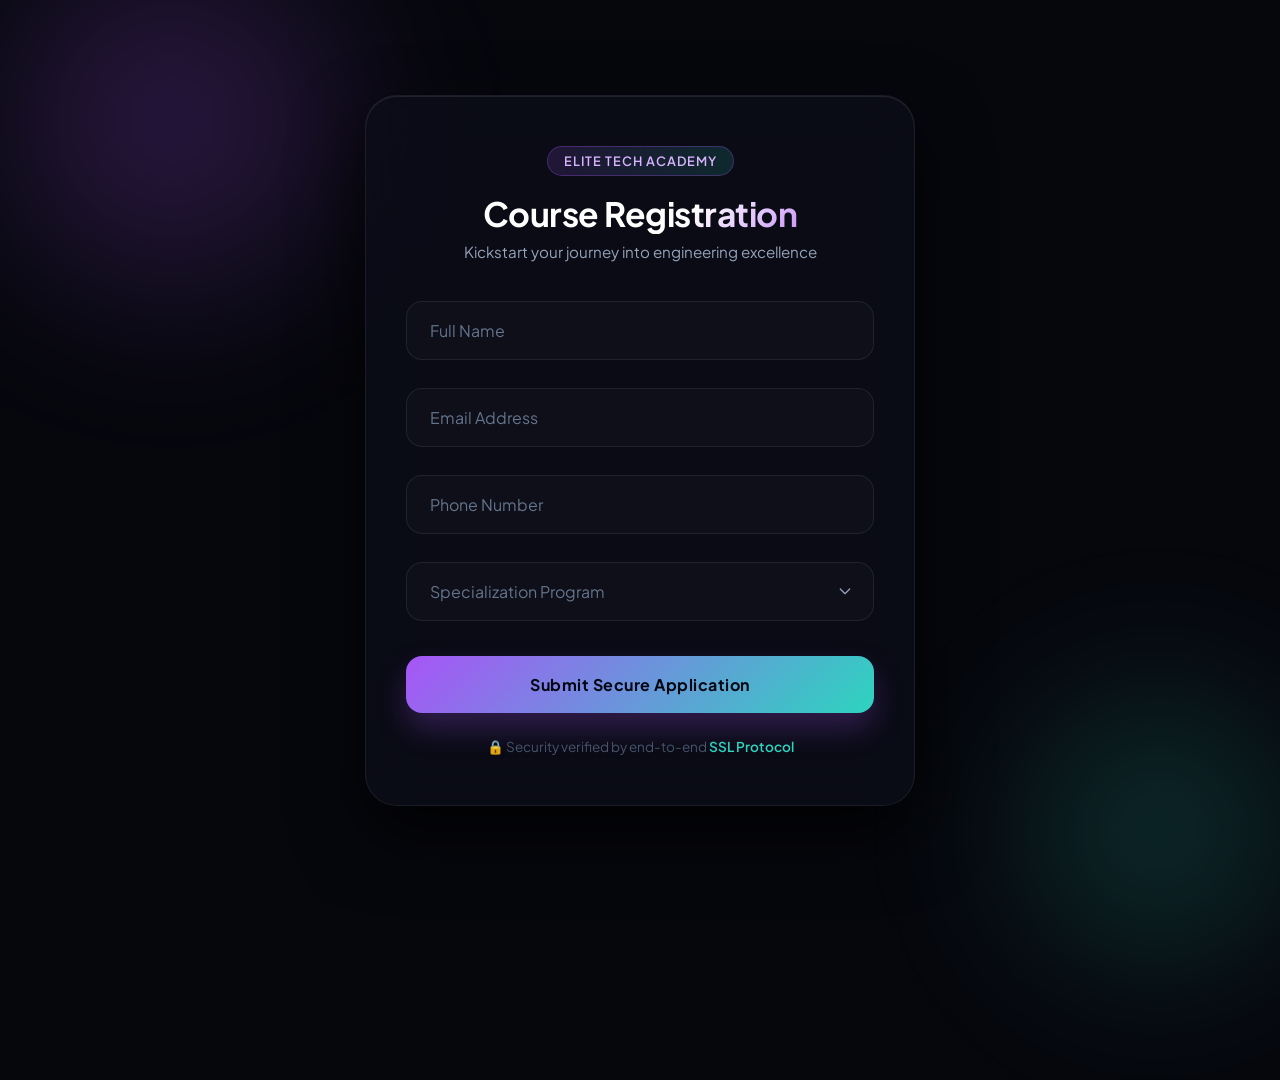
<file: baig.html>
<!DOCTYPE html>
<html lang="en">
<head>
    <meta charset="UTF-8">
    <meta name="viewport" content="width=device-width, initial-scale=1.0">
    <title>Ultra Modern Stylish Admission Portal</title>
    <style>
        /* --- Modern Google Font Reset --- */
        @import url('https://fonts.googleapis.com/css2?family=Plus+Jakarta+Sans:wght@300;400;500;600;700&display=swap');

        * {
            margin: 0;
            padding: 0;
            box-sizing: border-box;
            font-family: 'Plus Jakarta Sans', sans-serif;
        }

        body {
            background: #06070d;
            min-height: 100vh;
            display: flex;
            justify-content: center;
            align-items: center;
            padding: 40px 20px;
            overflow-x: hidden;
            position: relative;
        }

        /* --- Stylish Abstract Mesh Background Animations --- */
        .mesh-gradient {
            position: absolute;
            width: 600px;
            height: 600px;
            background: radial-gradient(circle, rgba(168, 85, 247, 0.25) 0%, transparent 60%);
            top: -20%;
            left: -10%;
            z-index: 1;
            filter: blur(60px);
            animation: meshMove 12s infinite alternate ease-in-out;
        }

        .mesh-gradient-2 {
            position: absolute;
            width: 500px;
            height: 500px;
            background: radial-gradient(circle, rgba(45, 212, 191, 0.2) 0%, transparent 60%);
            bottom: -20%;
            right: -10%;
            z-index: 1;
            filter: blur(60px);
            animation: meshMove 10s infinite alternate-reverse ease-in-out;
        }

        @keyframes meshMove {
            0% { transform: translate(0, 0) scale(1); }
            100% { transform: translate(60px, 40px) scale(1.15); }
        }

        /* --- Ultra Modern Card Framework --- */
        .modern-card {
            position: relative;
            z-index: 10;
            width: 100%;
            max-width: 550px;
            background: rgba(13, 15, 27, 0.65);
            backdrop-filter: blur(30px);
            -webkit-backdrop-filter: blur(30px);
            border: 1px solid rgba(255, 255, 255, 0.07);
            border-radius: 32px;
            padding: 50px 40px;
            box-shadow: 
                0 30px 70px rgba(0, 0, 0, 0.8),
                inset 0 1px 1px rgba(255, 255, 255, 0.1);
            animation: formEntrance 1s cubic-bezier(0.2, 1, 0.2, 1) forwards;
        }

        @keyframes formEntrance {
            0% { opacity: 0; transform: translateY(40px) scale(0.95); }
            100% { opacity: 1; transform: translateY(0) scale(1); }
        }

        /* --- Form Header Typography --- */
        .form-header {
            text-align: center;
            margin-bottom: 40px;
        }

        .form-header .brand-pill {
            display: inline-block;
            background: linear-gradient(90deg, rgba(168, 85, 247, 0.15), rgba(45, 212, 191, 0.15));
            border: 1px solid rgba(168, 85, 247, 0.3);
            color: #d8b4fe;
            padding: 6px 16px;
            border-radius: 100px;
            font-size: 0.8rem;
            font-weight: 600;
            letter-spacing: 1px;
            text-transform: uppercase;
            margin-bottom: 16px;
        }

        .form-header h2 {
            color: #ffffff;
            font-size: 2.1rem;
            font-weight: 700;
            letter-spacing: -0.5px;
            margin-bottom: 8px;
            background: linear-gradient(135deg, #ffffff 60%, #a855f7 100%);
            -webkit-background-clip: text;
            -webkit-text-fill-color: transparent;
        }

        .form-header p {
            color: #94a3b8;
            font-size: 0.95rem;
        }

        /* --- Premium Floating Label Input System --- */
        .input-container {
            position: relative;
            margin-bottom: 28px;
        }

        .input-container input,
        .input-container select {
            width: 100%;
            padding: 18px 20px;
            background: rgba(255, 255, 255, 0.02);
            border: 1px solid rgba(255, 255, 255, 0.08);
            border-radius: 16px;
            color: #ffffff;
            font-size: 1rem;
            outline: none;
            transition: all 0.3s cubic-bezier(0.4, 0, 0.2, 1);
        }

        /* Dropdown custom styling */
        .input-container select {
            cursor: pointer;
            appearance: none;
            background-image: url("data:image/svg+xml,%3Csvg xmlns='http://www.w3.org/2000/svg' fill='none' viewBox='0 0 24 24' stroke='%2394a3b8'%3E%3Cpath stroke-linecap='round' stroke-linejoin='round' stroke-width='2' d='M19 9l-7 7-7-7'/%3E%3C/svg%3E");
            background-repeat: no-repeat;
            background-position: right 20px center;
            background-size: 16px;
        }

        /* Floating Label Logic */
        .input-container label {
            position: absolute;
            left: 20px;
            top: 50%;
            transform: translateY(-50%);
            color: #64748b;
            font-size: 1rem;
            pointer-events: none;
            transition: all 0.3s cubic-bezier(0.4, 0, 0.2, 1);
            background: transparent;
            padding: 0 4px;
        }

        /* Jab input focus ho ya value empty na ho, toh label upar move karega */
        .input-container input:focus,
        .input-container input:valid,
        .input-container select:focus,
        .input-container select:valid {
            border-color: #2dd4bf;
            background: rgba(45, 212, 191, 0.02);
            box-shadow: 0 0 25px rgba(45, 212, 191, 0.15);
        }

        /* Label floating positioning rules */
        .input-container input:focus ~ label,
        .input-container input:valid ~ label,
        .input-container select:focus ~ label,
        .input-container select:valid ~ label {
            top: 0;
            font-size: 0.8rem;
            color: #2dd4bf;
            font-weight: 600;
            background: #0a0c16; /* Matches blurred background card look */
            transform: translateY(-50%) scale(0.95);
            letter-spacing: 0.5px;
        }

        /* --- Neo-Brutalism Shifting Button --- */
        .btn-wrapper {
            margin-top: 35px;
        }

        .modern-btn {
            width: 100%;
            padding: 18px;
            background: linear-gradient(135deg, #a855f7 0%, #2dd4bf 100%);
            border: none;
            border-radius: 16px;
            color: #030712;
            font-size: 1rem;
            font-weight: 700;
            letter-spacing: 0.5px;
            cursor: pointer;
            box-shadow: 0 15px 30px rgba(168, 85, 247, 0.25);
            transition: all 0.4s cubic-bezier(0.16, 1, 0.3, 1);
        }

        .modern-btn:hover {
            transform: translateY(-3px);
            box-shadow: 0 20px 40px rgba(45, 212, 191, 0.4);
            filter: brightness(1.1);
        }

        .modern-btn:active {
            transform: translateY(-1px);
        }

        /* --- Footer Aesthetics --- */
        .form-info {
            text-align: center;
            margin-top: 25px;
            font-size: 0.85rem;
            color: #475569;
        }
        
        .form-info span {
            color: #2dd4bf;
            font-weight: 600;
        }
    </style>
</head>
<body>

    <!-- Smooth Moving Abstract Mesh Gradients -->
    <div class="mesh-gradient"></div>
    <div class="mesh-gradient-2"></div>

    <!-- Main Elegant Modern Card Frame -->
    <div class="modern-card">
        
        <div class="form-header">
            <span class="brand-pill">Elite Tech Academy</span>
            <h2>Course Registration</h2>
            <p>Kickstart your journey into engineering excellence</p>
        </div>

        <form action="#" method="POST">
            
            <!-- Input 1: Full Name -->
            <div class="input-container">
                <input type="text" id="fullname" required autocomplete="off">
                <label for="fullname">Full Name</label>
            </div>

            <!-- Input 2: Email Address -->
            <div class="input-container">
                <input type="email" id="email" required autocomplete="off">
                <label for="email">Email Address</label>
            </div>

            <!-- Input 3: Phone Number -->
            <div class="input-container">
                <input type="tel" id="phone" required autocomplete="off">
                <label for="phone">Phone Number</label>
            </div>

            <!-- Input 4: Dropdown Custom Select -->
            <div class="input-container">
                <!-- Dropdown required trigger fix with empty value option -->
                <select id="course" required>
                    <option value="" disabled selected hidden></option>
                    <option value="data-science">Data Science & Machine Learning</option>
                    <option value="cyber-security">Cyber Cloud Security Engineering</option>
                    <option value="fullstack-dev">Full-Stack Software Architecture</option>
                    <option value="metaverse">AR/VR Spatial Design</option>
                </select>
                <label for="course">Specialization Program</label>
            </div>

            <!-- Modern Submit Action Button -->
            <div class="btn-wrapper">
                <button type="submit" class="modern-btn">Submit Secure Application</button>
            </div>

            <div class="form-info">
                <p>🔒 Security verified by end-to-end <span>SSL Protocol</span></p>
            </div>

        </form>

    </div>

</body>
</html>
</file>
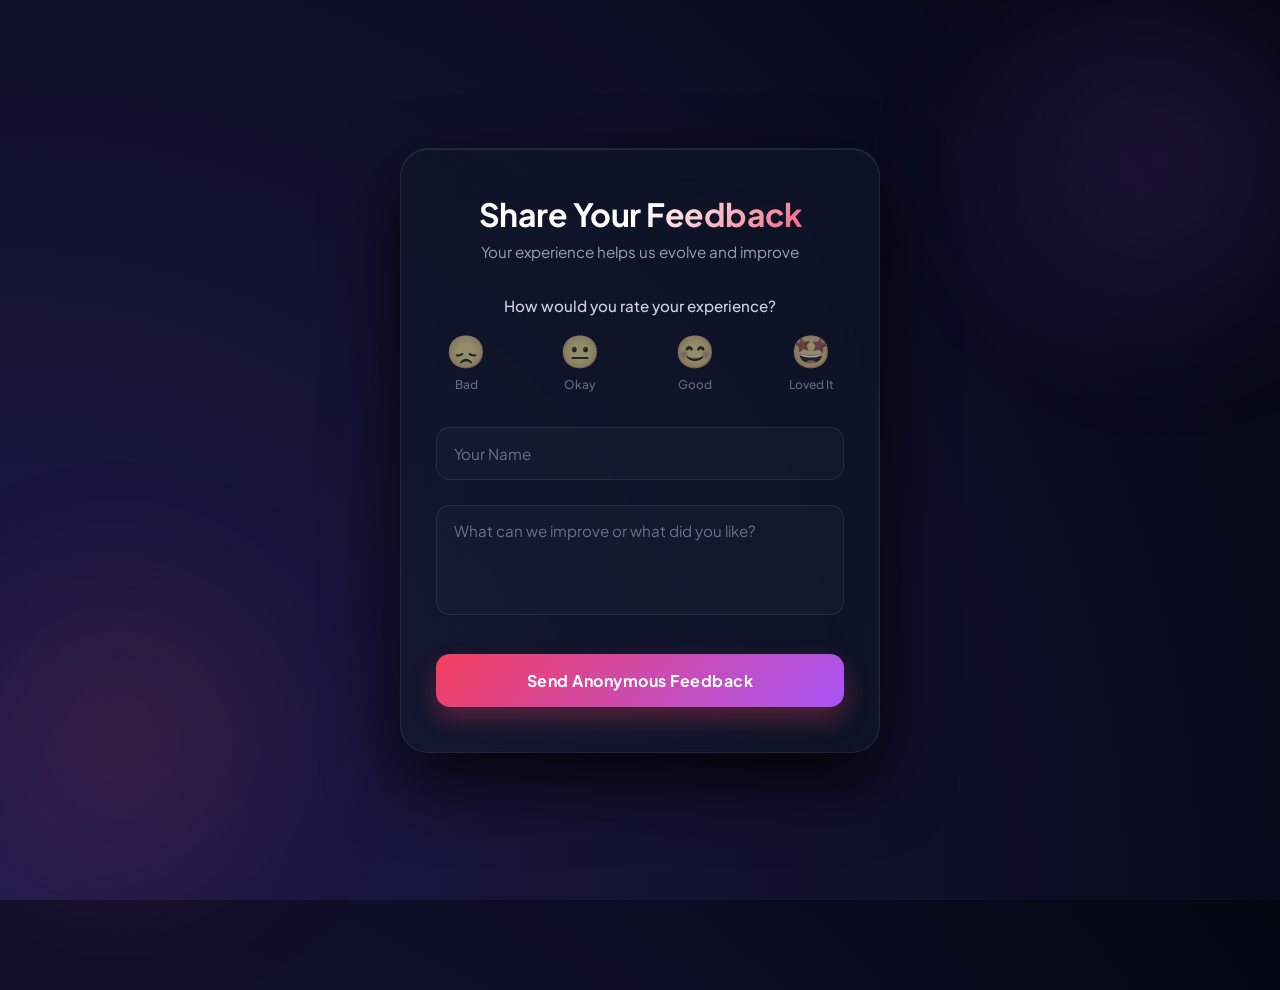
<file: f.html>
<!DOCTYPE html>
<html lang="en">
<head>
    <meta charset="UTF-8">
    <meta name="viewport" content="width=device-width, initial-scale=1.0">
    <title>Gorgeous Feedback Portal</title>
    <style>
        /* --- Elite Font & Variables --- */
        @import url('https://fonts.googleapis.com/css2?family=Plus+Jakarta+Sans:wght@300;400;500;600;700;800&display=swap');

        * {
            margin: 0;
            padding: 0;
            box-sizing: border-box;
            font-family: 'Plus Jakarta Sans', sans-serif;
        }

        body {
            /* Cosmic Violet & Amber Deep Dark Gradient */
            background: radial-gradient(circle at bottom left, #1e1b4b 0%, #030712 100%);
            min-height: 100vh;
            display: flex;
            justify-content: center;
            align-items: center;
            padding: 40px 20px;
            overflow: hidden;
            position: relative;
        }

        /* --- ✨ ANIMATION 1: Ambient Floating Light Rays --- */
        .ambient-light {
            position: absolute;
            width: 500px;
            height: 500px;
            background: radial-gradient(circle, rgba(244, 63, 94, 0.15) 0%, transparent 65%);
            bottom: -10%;
            left: -10%;
            filter: blur(50px);
            animation: floatLight 12s infinite alternate ease-in-out;
            z-index: 1;
        }

        .ambient-light-2 {
            position: absolute;
            width: 500px;
            height: 500px;
            background: radial-gradient(circle, rgba(168, 85, 247, 0.15) 0%, transparent 65%);
            top: -10%;
            right: -10%;
            filter: blur(50px);
            animation: floatLight 10s infinite alternate-reverse ease-in-out;
            z-index: 1;
        }

        @keyframes floatLight {
            0% { transform: translate(0, 0) scale(1); }
            100% { transform: translate(40px, -40px) scale(1.1); }
        }

        /* --- 🏛️ Premium Glassmorphic Card Container --- */
        .feedback-card {
            position: relative;
            z-index: 10;
            width: 100%;
            max-width: 480px;
            background: rgba(17, 24, 39, 0.55);
            backdrop-filter: blur(30px);
            -webkit-backdrop-filter: blur(30px);
            border: 1px solid rgba(255, 255, 255, 0.08);
            border-radius: 28px;
            padding: 45px 35px;
            box-shadow: 
                0 30px 70px rgba(0, 0, 0, 0.8),
                inset 0 1px 1px rgba(255, 255, 255, 0.1);
            animation: cardFadeIn 1s ease-out forwards;
        }

        @keyframes cardFadeIn {
            0% { opacity: 0; transform: translateY(30px); }
            100% { opacity: 1; transform: translateY(0); }
        }

        /* --- Header Styling --- */
        .form-header {
            text-align: center;
            margin-bottom: 35px;
        }

        .form-header h2 {
            color: #ffffff;
            font-size: 2rem;
            font-weight: 700;
            letter-spacing: -0.5px;
            margin-bottom: 8px;
            background: linear-gradient(135deg, #ffffff 50%, #f43f5e 100%);
            -webkit-background-clip: text;
            -webkit-text-fill-color: transparent;
        }

        .form-header p {
            color: #94a3b8;
            font-size: 0.95rem;
        }

        /* --- 🤩 ANIMATION 2: Interactive Emoji Rating System --- */
        .rating-title {
            color: #cbd5e1;
            font-size: 0.95rem;
            font-weight: 500;
            margin-bottom: 15px;
            text-align: center;
        }

        .emoji-group {
            display: flex;
            justify-content: space-between;
            margin-bottom: 35px;
            padding: 0 10px;
        }

        .emoji-box {
            position: relative;
        }

        /* Hide Default Radio Input completely */
        .emoji-box input[type="radio"] {
            position: absolute;
            opacity: 0;
            width: 100%;
            height: 100%;
            cursor: pointer;
            z-index: 5;
        }

        /* Styled emoji label */
        .emoji-box label {
            display: flex;
            flex-direction: column;
            align-items: center;
            font-size: 2rem;
            cursor: pointer;
            transition: all 0.3s cubic-bezier(0.175, 0.885, 0.32, 1.275);
            filter: grayscale(60%) opacity(0.6);
        }

        .emoji-box label span {
            font-size: 0.75rem;
            color: #94a3b8;
            margin-top: 6px;
            font-weight: 500;
            transition: color 0.3s;
        }

        /* Hover animation trigger */
        .emoji-box:hover label {
            transform: scale(1.2);
            filter: grayscale(0%) opacity(1);
        }

        /* Radio selection check styling state */
        .emoji-box input[type="radio"]:checked + label {
            transform: scale(1.3);
            filter: grayscale(0%) opacity(1);
        }

        .emoji-box input[type="radio"]:checked + label span {
            color: #f43f5e;
            font-weight: 700;
        }

        /* --- Input Fields Styling --- */
        .input-wrapper {
            position: relative;
            margin-bottom: 25px;
        }

        .input-wrapper input,
        .input-wrapper textarea {
            width: 100%;
            padding: 16px 18px;
            background: rgba(255, 255, 255, 0.02);
            border: 1px solid rgba(255, 255, 255, 0.08);
            border-radius: 14px;
            color: #ffffff;
            font-size: 0.95rem;
            outline: none;
            transition: all 0.3s ease;
        }

        .input-wrapper textarea {
            resize: none;
            height: 110px;
        }

        /* Floating Label Setup */
        .input-wrapper label {
            position: absolute;
            left: 18px;
            top: 50%;
            transform: translateY(-50%);
            color: #64748b;
            font-size: 0.95rem;
            pointer-events: none;
            transition: all 0.3s cubic-bezier(0.4, 0, 0.2, 1);
        }

        .input-wrapper.textarea-fix label {
            top: 25px;
        }

        /* Focus & Valid States */
        .input-wrapper input:focus,
        .input-wrapper input:valid,
        .input-wrapper textarea:focus,
        .input-wrapper textarea:valid {
            border-color: #f43f5e;
            background: rgba(244, 63, 94, 0.02);
            box-shadow: 0 0 20px rgba(244, 63, 94, 0.15);
        }

        .input-wrapper input:focus ~ label,
        .input-wrapper input:valid ~ label,
        .input-wrapper textarea:focus ~ label,
        .input-wrapper textarea:valid ~ label {
            top: 0;
            font-size: 0.8rem;
            color: #f43f5e;
            font-weight: 600;
            background: #0d1222; /* Blends seamlessly into frame */
            padding: 2px 8px;
            border-radius: 4px;
            transform: translateY(-50%);
        }

        /* --- ✨ ANIMATION 3: Luxury Liquid Shimmer Button --- */
        .btn-wrapper {
            margin-top: 35px;
        }

        .submit-btn {
            width: 100%;
            padding: 16px;
            background: linear-gradient(135deg, #f43f5e 0%, #a855f7 100%);
            border: none;
            border-radius: 14px;
            color: #ffffff;
            font-size: 1rem;
            font-weight: 700;
            letter-spacing: 0.5px;
            cursor: pointer;
            box-shadow: 0 12px 25px rgba(244, 63, 94, 0.3);
            transition: all 0.4s ease;
        }

        .submit-btn:hover {
            transform: translateY(-2px);
            box-shadow: 0 15px 35px rgba(168, 85, 247, 0.5);
            filter: brightness(1.1);
        }
    </style>
</head>
<body>

    <!-- Ambient Dynamic Lights -->
    <div class="ambient-light"></div>
    <div class="ambient-light-2"></div>

    <!-- Main Feedback Glass Framework -->
    <div class="feedback-card">
        
        <div class="form-header">
            <h2>Share Your Feedback</h2>
            <p>Your experience helps us evolve and improve</p>
        </div>

        <form action="#" method="POST">

            <!-- Custom Emoji Row -->
            <p class="rating-title">How would you rate your experience?</p>
            <div class="emoji-group">
                
                <!-- Emoji 1 -->
                <div class="emoji-box">
                    <input type="radio" name="experience_rating" id="rate-bad" required value="bad">
                    <label for="rate-bad">😞<span>Bad</span></label>
                </div>

                <!-- Emoji 2 -->
                <div class="emoji-box">
                    <input type="radio" name="experience_rating" id="rate-okay" value="okay">
                    <label for="rate-okay">😐<span>Okay</span></label>
                </div>

                <!-- Emoji 3 -->
                <div class="emoji-box">
                    <input type="radio" name="experience_rating" id="rate-good" value="good">
                    <label for="rate-good">😊<span>Good</span></label>
                </div>

                <!-- Emoji 4 -->
                <div class="emoji-box">
                    <input type="radio" name="experience_rating" id="rate-amazing" value="amazing">
                    <label for="rate-amazing">🤩<span>Loved It</span></label>
                </div>

            </div>

            <!-- Full Name Input -->
            <div class="input-wrapper">
                <input type="text" id="fullname" required autocomplete="off">
                <label for="fullname">Your Name</label>
            </div>

            <!-- Feedback Message Textarea -->
            <div class="input-wrapper textarea-fix">
                <textarea id="message" required></textarea>
                <label for="message">What can we improve or what did you like?</label>
            </div>

            <!-- Submit Premium Button -->
            <div class="btn-wrapper">
                <button type="submit" class="submit-btn">Send Anonymous Feedback</button>
            </div>

        </form>

    </div>

</body>
</html>
</file>
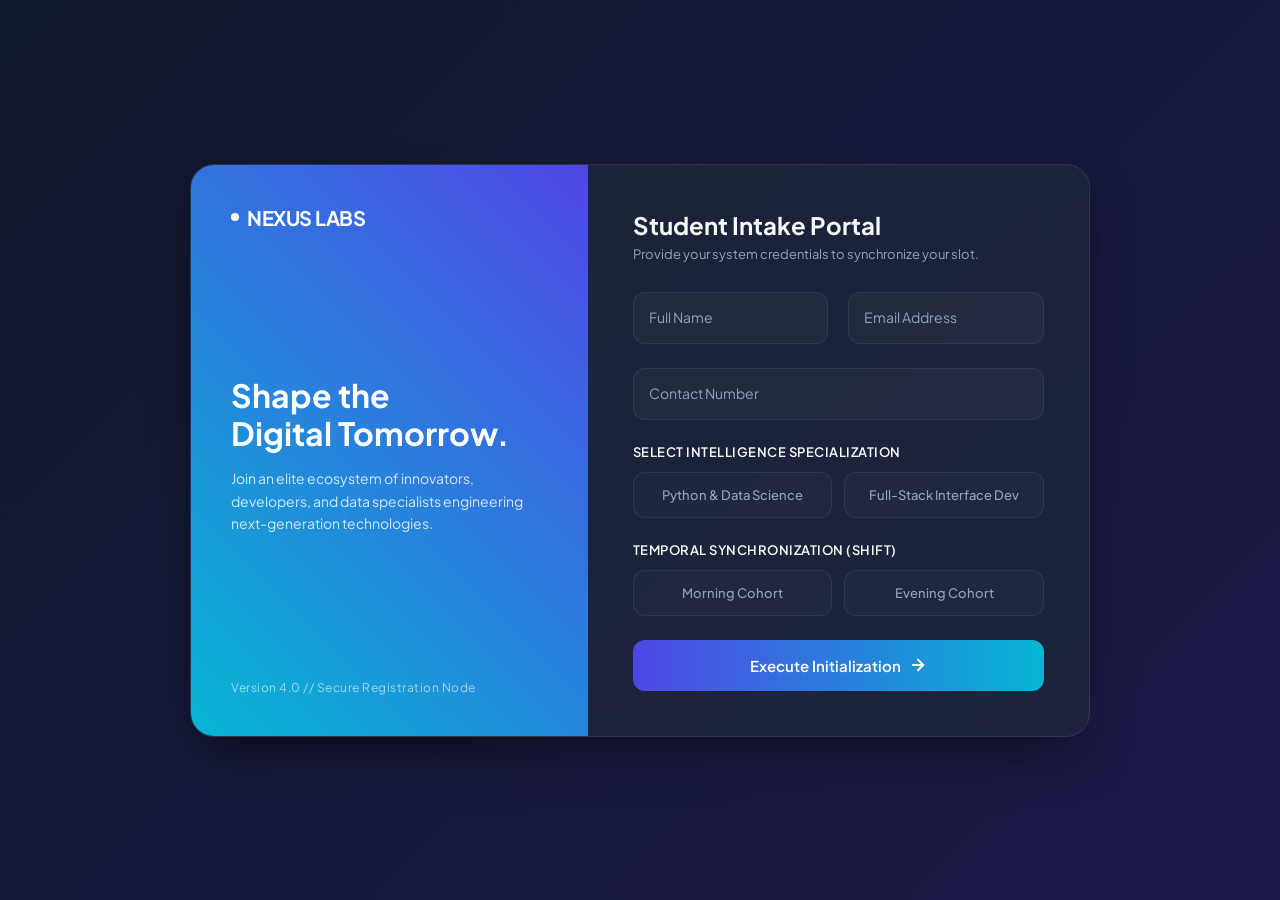
<file: jo mam ko dehkni.html>
<!DOCTYPE html>
<html lang="en">
<head>
    <meta charset="UTF-8">
    <meta name="viewport" content="width=device-width, initial-scale=1.0">
    <title>Premium Smart Admission Portal</title>
    <style>
        /* --- PREMIUM FONTS & DESIGN VARIABLES --- */
        @import url('https://fonts.googleapis.com/css2?family=Plus+Jakarta+Sans:wght@400;500;600;700&display=swap');

        :root {
            --bg-gradient: linear-gradient(135deg, #0f172a 0%, #1e1b4b 100%);
            --panel-bg: rgba(30, 41, 59, 0.7);
            --accent-primary: #38bdf8; /* Soft Cyan */
            --accent-secondary: #818cf8; /* Soft Indigo */
            --text-main: #f8fafc;
            --text-muted: #94a3b8;
            --border-color: rgba(255, 255, 255, 0.08);
        }

        * {
            margin: 0;
            padding: 0;
            box-sizing: border-box;
            font-family: 'Plus Jakarta Sans', sans-serif;
        }

        body {
            background: var(--bg-gradient);
            min-height: 100vh;
            display: flex;
            justify-content: center;
            align-items: center;
            padding: 20px;
            overflow-x: hidden;
        }

        /* --- CONTAINER WORK: DUAL PANEL --- */
        .admission-container {
            display: flex;
            background: var(--panel-bg);
            backdrop-filter: blur(20px);
            -webkit-backdrop-filter: blur(20px);
            border: 1px solid var(--border-color);
            border-radius: 24px;
            width: 900px;
            max-width: 100%;
            overflow: hidden;
            box-shadow: 0 25px 50px -12px rgba(0, 0, 0, 0.5);
        }

        /* LEFT PANEL: Branding & Visual Delight */
        .brand-panel {
            flex: 1;
            background: linear-gradient(225deg, #4f46e5 0%, #06b6d4 100%);
            padding: 40px;
            display: flex;
            flex-direction: column;
            justify-content: space-between;
            position: relative;
            color: #fff;
        }

        .brand-panel::before {
            content: '';
            position: absolute;
            top: 0; left: 0; width: 100%; height: 100%;
            background: url('https://images.unsplash.com/photo-1618005182384-a83a8bd57fbe?q=80&w=600&auto=format&fit=crop') center/cover;
            opacity: 0.15;
            mix-blend-mode: overlay;
        }

        .brand-header .logo {
            font-size: 20px;
            font-weight: 700;
            letter-spacing: -0.5px;
            display: flex;
            align-items: center;
            gap: 8px;
        }

        .brand-header .logo-dot {
            width: 8px;
            height: 8px;
            background: #fff;
            border-radius: 50%;
        }

        .brand-content h2 {
            font-size: 32px;
            font-weight: 700;
            line-height: 1.2;
            margin-bottom: 15px;
        }

        .brand-content p {
            font-size: 14px;
            color: rgba(255, 255, 255, 0.8);
            line-height: 1.6;
        }

        .brand-footer {
            font-size: 12px;
            color: rgba(255, 255, 255, 0.6);
            letter-spacing: 0.5px;
        }

        /* RIGHT PANEL: The Form Architecture */
        .form-panel {
            flex: 1.3;
            padding: 45px;
        }

        .form-title-area {
            margin-bottom: 30px;
        }

        .form-title-area h3 {
            color: var(--text-main);
            font-size: 24px;
            font-weight: 700;
            margin-bottom: 6px;
        }

        .form-title-area p {
            color: var(--text-muted);
            font-size: 13px;
        }

        /* --- SMART FORM ELEMENTS --- */
        .input-row {
            display: flex;
            gap: 20px;
            margin-bottom: 24px;
        }

        .input-group {
            position: relative;
            flex: 1;
        }

        .input-group input {
            width: 100%;
            background: rgba(255, 255, 255, 0.03);
            border: 1px solid var(--border-color);
            border-radius: 12px;
            padding: 16px;
            color: var(--text-main);
            font-size: 14px;
            outline: none;
            transition: all 0.3s ease;
        }

        .input-group label {
            position: absolute;
            left: 16px;
            top: 16px;
            color: var(--text-muted);
            font-size: 14px;
            pointer-events: none;
            transition: all 0.3s cubic-bezier(0.4, 0, 0.2, 1);
        }

        /* Floating Label Mechanism */
        .input-group input:focus ~ label,
        .input-group input:not(:placeholder-shown) ~ label {
            top: -10px;
            left: 10px;
            font-size: 11px;
            background: #1e293b; /* Matches backdrop structure */
            padding: 2px 8px;
            border-radius: 4px;
            color: var(--accent-primary);
            font-weight: 600;
        }

        .input-group input:focus {
            border-color: var(--accent-primary);
            box-shadow: 0 0 15px rgba(56, 189, 248, 0.15);
        }

        /* Dynamic Grid Selector (Instead of old Select Option) */
        .segment-title {
            color: var(--text-main);
            font-size: 13px;
            font-weight: 600;
            margin-bottom: 12px;
            text-transform: uppercase;
            letter-spacing: 0.5px;
        }

        .custom-selector-grid {
            display: grid;
            grid-template-columns: 1fr 1fr;
            gap: 12px;
            margin-bottom: 24px;
        }

        .selector-item input {
            display: none;
        }

        .selector-box {
            background: rgba(255, 255, 255, 0.02);
            border: 1px solid var(--border-color);
            border-radius: 12px;
            padding: 14px;
            text-align: center;
            color: var(--text-muted);
            cursor: pointer;
            font-size: 13px;
            font-weight: 500;
            transition: all 0.25s ease;
        }

        .selector-item input:checked + .selector-box {
            background: rgba(129, 140, 248, 0.1);
            border-color: var(--accent-secondary);
            color: #fff;
            font-weight: 600;
            box-shadow: 0 0 15px rgba(129, 140, 248, 0.15);
        }

        /* Submit Action Engine */
        .submit-engine-btn {
            width: 100%;
            background: linear-gradient(90deg, #4f46e5, #06b6d4);
            color: #fff;
            border: none;
            padding: 16px;
            border-radius: 12px;
            font-size: 15px;
            font-weight: 600;
            cursor: pointer;
            display: flex;
            justify-content: center;
            align-items: center;
            gap: 8px;
            transition: all 0.3s ease;
            margin-top: 10px;
        }

        .submit-engine-btn:hover {
            transform: translateY(-2px);
            box-shadow: 0 12px 24px -6px rgba(6, 182, 214, 0.4);
        }

        /* --- RESPONSIVE OPTIMIZATION --- */
        @media (max-width: 768px) {
            .admission-container {
                flex-direction: column;
                width: 100%;
            }
            .brand-panel {
                padding: 30px;
                gap: 30px;
            }
            .form-panel {
                padding: 30px 20px;
            }
            .input-row {
                flex-direction: column;
                gap: 20px;
            }
        }
    </style>
</head>
<body>

    <div class="admission-container">
        
        <!-- LEFT BRAND PANEL -->
        <div class="brand-panel">
            <div class="brand-header">
                <div class="logo"><span class="logo-dot"></span> NEXUS LABS</div>
            </div>
            <div class="brand-content">
                <h2>Shape the<br>Digital Tomorrow.</h2>
                <p>Join an elite ecosystem of innovators, developers, and data specialists engineering next-generation technologies.</p>
            </div>
            <div class="brand-footer">
                Version 4.0 // Secure Registration Node
            </div>
        </div>

        <!-- RIGHT FORM PANEL -->
        <div class="form-panel">
            <div class="form-title-area">
                <h3>Student Intake Portal</h3>
                <p>Provide your system credentials to synchronize your slot.</p>
            </div>

            <form id="nexusAdmissionForm" onsubmit="handleFormSubmit(event)">
                
                <!-- Row 1: Name and Email -->
                <div class="input-row">
                    <div class="input-group">
                        <input type="text" required placeholder=" ">
                        <label>Full Name</label>
                    </div>
                    <div class="input-group">
                        <input type="email" required placeholder=" ">
                        <label>Email Address</label>
                    </div>
                </div>

                <!-- Row 2: Contact Number -->
                <div class="input-row">
                    <div class="input-group">
                        <input type="tel" required placeholder=" ">
                        <label>Contact Number</label>
                    </div>
                </div>

                <!-- Domain Selection Grid -->
                <div class="segment-title">Select Intelligence Specialization</div>
                <div class="custom-selector-grid">
                    <label class="selector-item">
                        <input type="radio" name="track" value="ai-python" required>
                        <div class="selector-box">Python & Data Science</div>
                    </label>
                    <label class="selector-item">
                        <input type="radio" name="track" value="fullstack-dev">
                        <div class="selector-box">Full-Stack Interface Dev</div>
                    </label>
                </div>

                <!-- Shift Selection Grid -->
                <div class="segment-title">Temporal Synchronization (Shift)</div>
                <div class="custom-selector-grid">
                    <label class="selector-item">
                        <input type="radio" name="shift" value="morning" required>
                        <div class="selector-box">Morning Cohort</div>
                    </label>
                    <label class="selector-item">
                        <input type="radio" name="shift" value="evening">
                        <div class="selector-box">Evening Cohort</div>
                    </label>
                </div>

                <!-- Submit Button -->
                <button type="submit" class="submit-engine-btn">
                    <span>Execute Initialization</span>
                    <svg width="18" height="18" viewBox="0 0 24 24" fill="none" stroke="currentColor" stroke-width="2.5" stroke-linecap="round" stroke-linejoin="round"><line x1="5" y1="12" x2="19" y2="12"></line><polyline points="12 5 19 12 12 19"></polyline></svg>
                </button>

            </form>
        </div>

    </div>

    <script>
        function handleFormSubmit(event) {
            event.preventDefault();
            const btn = document.querySelector('.submit-engine-btn span');
            btn.innerText = "Processing System Data...";
            
            setTimeout(() => {
                alert('🚀 Transmission Complete! Admission Successfully Initialized.');
                btn.innerText = "Execute Initialization";
                document.getElementById('nexusAdmissionForm').reset();
            }, 1000);
        }
    </script>

</body>
</html>
</file>
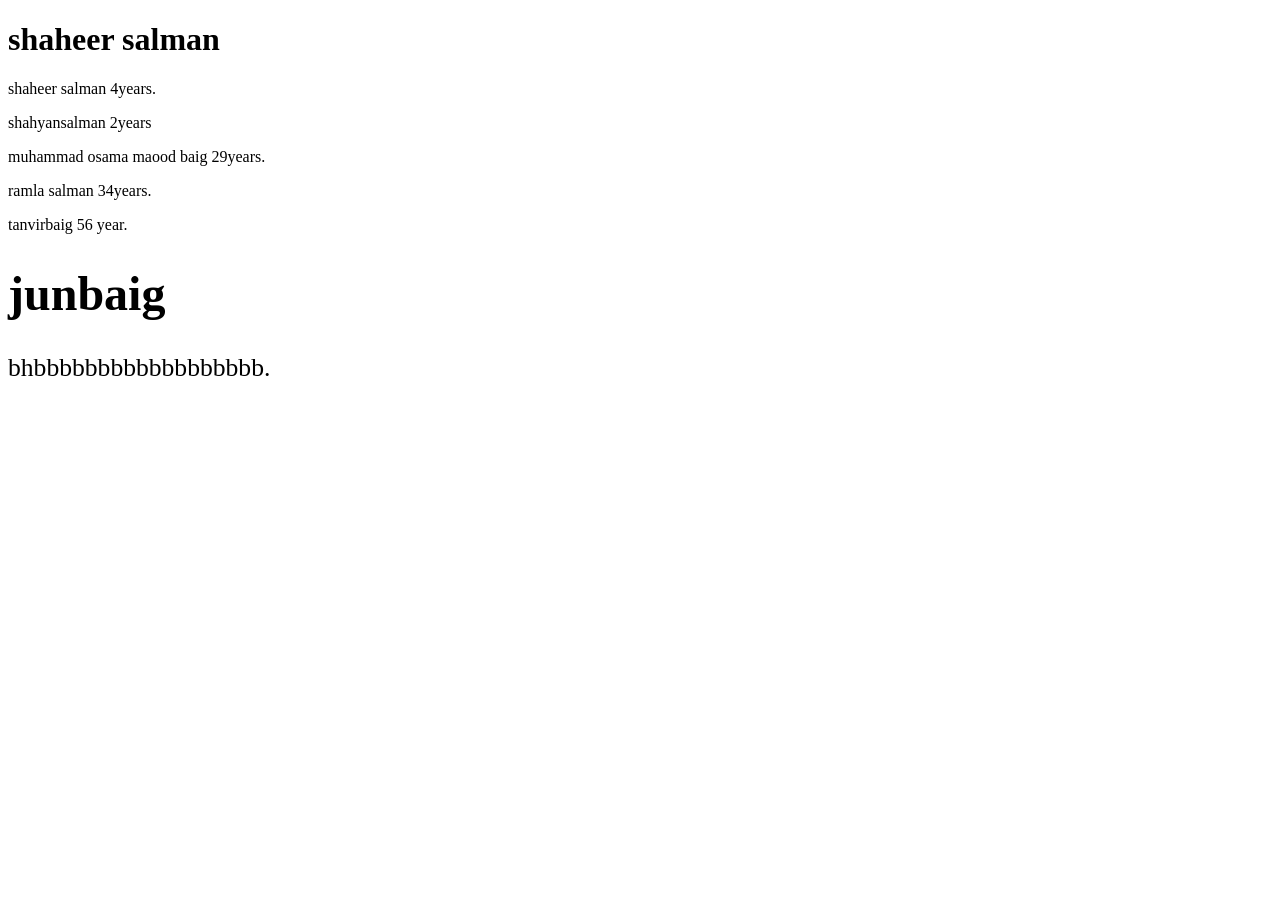
<file: pratice.html>
<!DOCTYPE html>
<html>
<head>
<title>Page Title</title>
</head>
<body>

<h1>shaheer salman</h1>
<p>shaheer salman 4years.</p>
<p>shahyansalman 2years
<p>muhammad osama maood baig 29years.</p>
<p>ramla salman 34years.</p>
<p>tanvirbaig 56 year.</p>


</body>
</html>
<h1 style="font-size:300%;">junbaig</h1>
<p style="font-size:160%;">bhbbbbbbbbbbbbbbbbbb.</p>
</file>
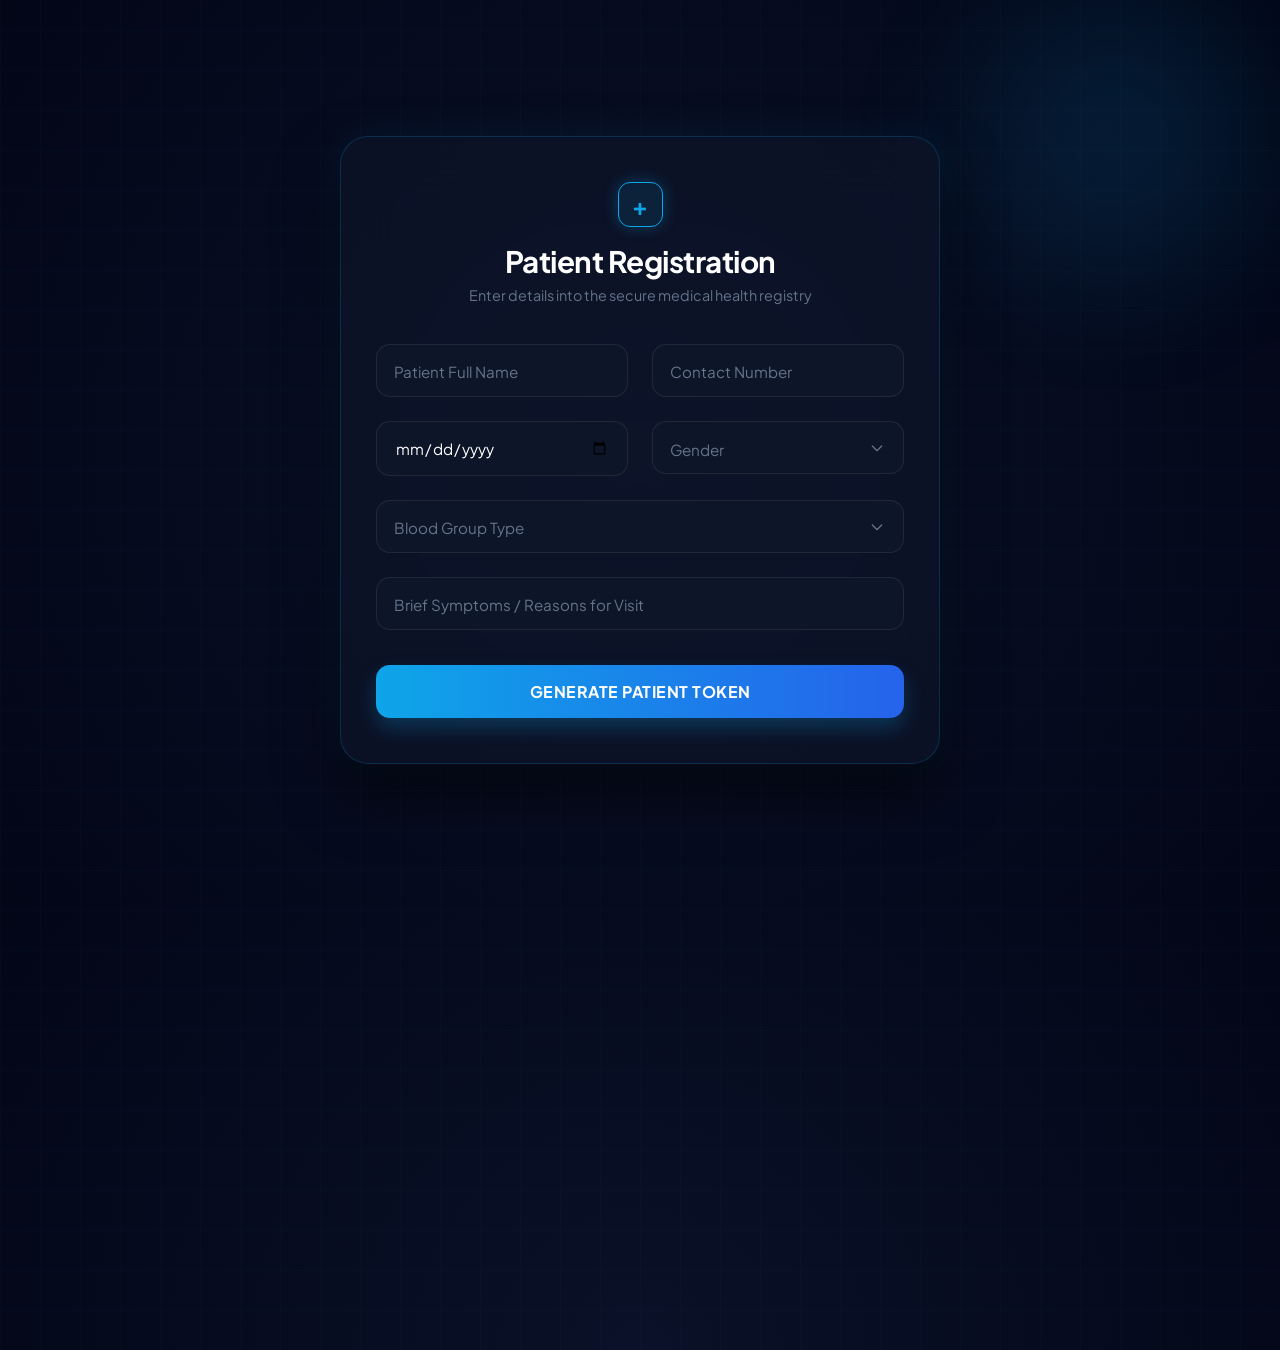
<file: shahyan.html>
<!DOCTYPE html>
<html lang="en">
<head>
    <meta charset="UTF-8">
    <meta name="viewport" content="width=device-width, initial-scale=1.0">
    <title>Advanced Medical Admission Portal</title>
    <style>
        /* --- Reset & Google Font --- */
        @import url('https://fonts.googleapis.com/css2?family=Plus+Jakarta+Sans:wght@300;400;500;600;700;800&display=swap');

        * {
            margin: 0;
            padding: 0;
            box-sizing: border-box;
            font-family: 'Plus Jakarta Sans', sans-serif;
        }

        body {
            /* Deep Clinical Navy Blue Background */
            background: radial-gradient(circle at center, #0a1128 0%, #020617 100%);
            min-height: 100vh;
            display: flex;
            justify-content: center;
            align-items: center;
            padding: 30px 20px;
            overflow-x: hidden;
            position: relative;
        }

        /* --- ✨ ANIMATION 1: Medical Pulse Grid Background --- */
        body::before {
            content: '';
            position: absolute;
            width: 200%;
            height: 200%;
            background-image: 
                linear-gradient(rgba(0, 242, 254, 0.02) 1px, transparent 1px),
                linear-gradient(90deg, rgba(0, 242, 254, 0.02) 1px, transparent 1px);
            background-size: 40px 40px;
            animation: gridScroll 25s linear infinite;
            z-index: 1;
        }

        @keyframes gridScroll {
            0% { transform: translateY(0); }
            100% { transform: translateY(-40px); }
        }

        /* --- ✨ ANIMATION 2: Heartbeat/Ecg Glow Effect --- */
        .heartbeat-glow {
            position: absolute;
            width: 450px;
            height: 450px;
            background: radial-gradient(circle, rgba(14, 165, 233, 0.15) 0%, transparent 70%);
            top: -10%;
            right: -5%;
            filter: blur(40px);
            animation: medicalPulse 4s infinite ease-in-out;
            z-index: 2;
        }

        @keyframes medicalPulse {
            0%, 100% { transform: scale(1); opacity: 0.5; }
            15% { transform: scale(1.05); opacity: 0.8; }
            30% { transform: scale(1); opacity: 0.6; }
            45% { transform: scale(1.08); opacity: 0.9; }
        }

        /* --- 🏥 Premium Clinical Glass Card Container --- */
        .medical-card {
            position: relative;
            z-index: 10;
            width: 100%;
            max-width: 600px;
            background: rgba(15, 23, 42, 0.6);
            backdrop-filter: blur(25px);
            -webkit-backdrop-filter: blur(25px);
            border: 1px solid rgba(14, 165, 233, 0.2);
            border-radius: 28px;
            padding: 45px 35px;
            box-shadow: 
                0 30px 60px rgba(0, 0, 0, 0.6),
                0 0 40px rgba(14, 165, 233, 0.1);
            animation: cardEntrance 1s cubic-bezier(0.16, 1, 0.3, 1) forwards;
        }

        @keyframes cardEntrance {
            0% { opacity: 0; transform: translateY(40px) scale(0.96); }
            100% { opacity: 1; transform: translateY(0) scale(1); }
        }

        /* --- Header Styling with Live Status Cross --- */
        .form-header {
            text-align: center;
            margin-bottom: 40px;
        }

        /* Animated Plus Medical Icon */
        .medical-cross {
            display: inline-flex;
            justify-content: center;
            align-items: center;
            width: 45px;
            height: 45px;
            background: rgba(14, 165, 233, 0.1);
            border: 1px solid #0ea5e9;
            color: #0ea5e9;
            font-size: 1.5rem;
            font-weight: bold;
            border-radius: 12px;
            margin-bottom: 15px;
            box-shadow: 0 0 15px rgba(14, 165, 233, 0.3);
            animation: crossPulse 2.5s infinite ease-in-out;
        }

        @keyframes crossPulse {
            0%, 100% { transform: scale(1); box-shadow: 0 0 15px rgba(14, 165, 233, 0.3); }
            50% { transform: scale(1.1); box-shadow: 0 0 25px rgba(14, 165, 233, 0.6); }
        }

        .form-header h2 {
            color: #ffffff;
            font-size: 1.85rem;
            font-weight: 700;
            letter-spacing: -0.5px;
            margin-bottom: 6px;
        }

        .form-header p {
            color: #64748b;
            font-size: 0.9rem;
        }

        /* --- Grid Layout for Fields --- */
        .form-grid {
            display: grid;
            grid-template-columns: 1fr 1fr;
            gap: 24px;
        }

        .full-row {
            grid-column: span 2;
        }

        /* --- Floating Label System --- */
        .input-container {
            position: relative;
        }

        .input-container input,
        .input-container select {
            width: 100%;
            padding: 16px 18px;
            background: rgba(15, 23, 42, 0.8);
            border: 1px solid rgba(255, 255, 255, 0.08);
            border-radius: 14px;
            color: #ffffff;
            font-size: 0.95rem;
            outline: none;
            transition: all 0.3s cubic-bezier(0.4, 0, 0.2, 1);
        }

        /* Dropdown custom styling arrow */
        .input-container select {
            cursor: pointer;
            appearance: none;
            background-image: url("data:image/svg+xml,%3Csvg xmlns='http://www.w3.org/2000/svg' fill='none' viewBox='0 0 24 24' stroke='%2364748b'%3E%3Cpath stroke-linecap='round' stroke-linejoin='round' stroke-width='2' d='M19 9l-7 7-7-7'/%3E%3C/svg%3E");
            background-repeat: no-repeat;
            background-position: right 18px center;
            background-size: 16px;
        }

        /* Labels defaults */
        .input-container label {
            position: absolute;
            left: 18px;
            top: 50%;
            transform: translateY(-50%);
            color: #64748b;
            font-size: 0.95rem;
            pointer-events: none;
            transition: all 0.3s cubic-bezier(0.4, 0, 0.2, 1);
        }

        /* Interactive Focus and Shift Animations */
        .input-container input:focus,
        .input-container input:valid,
        .input-container select:focus,
        .input-container select:valid {
            border-color: #0ea5e9;
            box-shadow: 0 0 15px rgba(14, 165, 233, 0.2);
        }

        .input-container input:focus ~ label,
        .input-container input:valid ~ label,
        .input-container select:focus ~ label,
        .input-container select:valid ~ label {
            top: 0;
            font-size: 0.8rem;
            color: #0ea5e9;
            font-weight: 600;
            background: #091024; /* Background capsule matching color */
            padding: 2px 8px;
            border-radius: 4px;
            transform: translateY(-50%);
        }

        /* --- Submit Button Animation --- */
        .btn-wrapper {
            margin-top: 35px;
        }

        .medical-btn {
            width: 100%;
            padding: 16px;
            background: linear-gradient(90deg, #0ea5e9 0%, #2563eb 100%);
            border: none;
            border-radius: 14px;
            color: #ffffff;
            font-size: 1rem;
            font-weight: 700;
            letter-spacing: 0.5px;
            text-transform: uppercase;
            cursor: pointer;
            box-shadow: 0 10px 20px rgba(14, 165, 233, 0.25);
            transition: all 0.4s ease;
        }

        .medical-btn:hover {
            transform: translateY(-2px);
            box-shadow: 0 15px 30px rgba(37, 99, 235, 0.45);
            filter: brightness(1.1);
        }

        /* Responsive Fix */
        @media (max-width: 550px) {
            .form-grid {
                grid-template-columns: 1fr;
            }
            .full-row {
                grid-column: span 1;
            }
        }
    </style>
</head>
<body>

    <!-- Animated Medical Pulse Glow -->
    <div class="heartbeat-glow"></div>

    <!-- Main Holographic Card Form -->
    <div class="medical-card">
        
        <div class="form-header">
            <!-- Animated Clinical Icon -->
            <div class="medical-cross">+</div>
            <h2>Patient Registration</h2>
            <p>Enter details into the secure medical health registry</p>
        </div>

        <form action="#" method="POST">
            <div class="form-grid">
                
                <!-- Full Name -->
                <div class="input-container">
                    <input type="text" id="p-name" required autocomplete="off">
                    <label for="p-name">Patient Full Name</label>
                </div>

                <!-- Contact Number -->
                <div class="input-container">
                    <input type="tel" id="p-phone" required autocomplete="off">
                    <label for="p-phone">Contact Number</label>
                </div>

                <!-- Date of Birth -->
                <div class="input-container">
                    <!-- date field placeholder behavior tweak -->
                    <input type="date" id="p-dob" required onfocus="(this.type='date')">
                    <label for="p-dob"></label>
                </div>

                <!-- Gender Dropdown Selection -->
                <div class="input-container">
                    <select id="p-gender" required>
                        <option value="" disabled selected hidden></option>
                        <option value="male">Male</option>
                        <option value="female">Female</option>
                        <option value="other">Other</option>
                    </select>
                    <label for="p-gender">Gender</label>
                </div>

                <!-- Blood Group Selection (Full Row Width) -->
                <div class="input-container full-row">
                    <select id="p-blood" required>
                        <option value="" disabled selected hidden></option>
                        <option value="a+">A+ (Positive)</option>
                        <option value="o+">O+ (Positive)</option>
                        <option value="b+">B+ (Positive)</option>
                        <option value="ab+">AB+ (Positive)</option>
                        <option value="a-">A- (Negative)</option>
                        <option value="o-">O- (Negative)</option>
                    </select>
                    <label for="p-blood">Blood Group Type</label>
                </div>

                <!-- Medical Symptoms Field (Full Row Width) -->
                <div class="input-container full-row">
                    <input type="text" id="p-symptoms" required autocomplete="off">
                    <label for="p-symptoms">Brief Symptoms / Reasons for Visit</label>
                </div>

            </div>

            <!-- Submit Action -->
            <div class="btn-wrapper">
                <button type="submit" class="medical-btn">Generate Patient Token</button>
            </div>

        </form>

    </div>

</body>
</html>
</file>
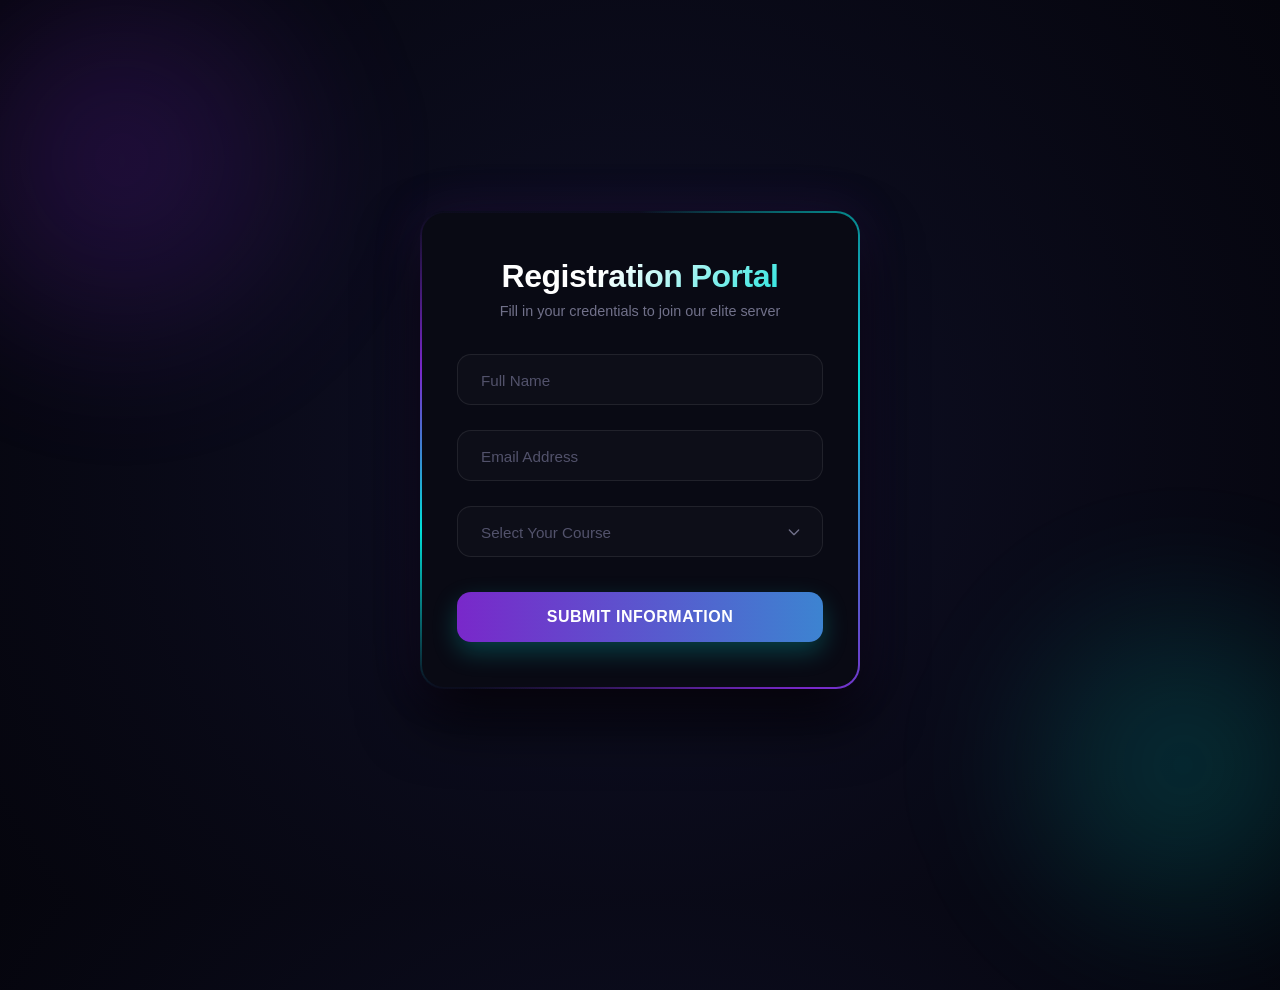
<file: t.html>
<!DOCTYPE html>
<html lang="en">
<head>
    <meta charset="UTF-8">
    <meta name="viewport" content="width=device-width, initial-scale=1.0">
    <title>Gorgeous Futuristic Form</title>
    <style>
        /* --- Reset & Base Layout --- */
        * {
            margin: 0;
            padding: 0;
            box-sizing: border-box;
            font-family: 'Segoe UI', Roboto, Helvetica, sans-serif;
        }

        body {
            /* Deep Space Violet-Black Background */
            background: radial-gradient(circle at center, #0f1026 0%, #05050d 100%);
            min-height: 100vh;
            display: flex;
            justify-content: center;
            align-items: center;
            padding: 20px;
            overflow: hidden;
            position: relative;
        }

        /* --- ✨ ANIMATION 1: Glowing Nebula Background Orbs --- */
        .nebula {
            position: absolute;
            width: 500px;
            height: 500px;
            background: radial-gradient(circle, rgba(121, 40, 202, 0.25) 0%, transparent 70%);
            top: -10%;
            left: -10%;
            filter: blur(50px);
            animation: floatGlow 8s infinite alternate ease-in-out;
            z-index: 1;
        }

        .nebula-2 {
            position: absolute;
            width: 450px;
            height: 450px;
            background: radial-gradient(circle, rgba(0, 223, 216, 0.2) 0%, transparent 70%);
            bottom: -10%;
            right: -10%;
            filter: blur(50px);
            animation: floatGlow 10s infinite alternate-reverse ease-in-out;
            z-index: 1;
        }

        @keyframes floatGlow {
            0% { transform: translate(0, 0) scale(1); }
            100% { transform: translate(50px, 30px) scale(1.15); }
        }

        /* --- 🏛️ ANIMATION 2: Dynamic Rotating Border Card --- */
        .card-frame {
            position: relative;
            width: 100%;
            max-width: 440px;
            padding: 2px; /* Border thickness */
            background: linear-gradient(0deg, transparent, #00dfd8, #7928ca, transparent);
            border-radius: 24px;
            overflow: hidden;
            z-index: 10;
            box-shadow: 0 30px 60px rgba(0, 0, 0, 0.8), 0 0 50px rgba(121, 40, 202, 0.15);
        }

        /* Laser Border Rotation effect */
        .card-frame::before {
            content: '';
            position: absolute;
            top: -50%;
            left: -50%;
            width: 200%;
            height: 200%;
            background: conic-gradient(from 0deg, transparent, #00dfd8, #7928ca, transparent 60%);
            animation: rotateBorder 4s linear infinite;
            z-index: 1;
        }

        @keyframes rotateBorder {
            100% { transform: rotate(360deg); }
        }

        /* Real Content Box inside the animated frame */
        .form-container {
            position: relative;
            background: #090a14;
            border-radius: 22px;
            padding: 45px 35px;
            z-index: 2;
            color: #ffffff;
        }

        /* --- Form Header Typography --- */
        .form-header {
            text-align: center;
            margin-bottom: 35px;
        }

        .form-header h2 {
            font-size: 2rem;
            font-weight: 700;
            letter-spacing: -0.5px;
            margin-bottom: 8px;
            /* Shimmering Text Gradient */
            background: linear-gradient(135deg, #ffffff 40%, #00dfd8 100%);
            -webkit-background-clip: text;
            -webkit-text-fill-color: transparent;
        }

        .form-header p {
            color: #71718a;
            font-size: 0.9rem;
        }

        /* --- 💫 ANIMATION 3: Premium Floating Labels --- */
        .input-group {
            position: relative;
            margin-bottom: 25px;
        }

        .input-group input,
        .input-group select {
            width: 100%;
            padding: 16px 20px;
            background: rgba(255, 255, 255, 0.02);
            border: 1px solid rgba(255, 255, 255, 0.08);
            border-radius: 14px;
            color: #ffffff;
            font-size: 0.95rem;
            outline: none;
            transition: all 0.3s cubic-bezier(0.4, 0, 0.2, 1);
        }

        /* Custom Dropdown arrow */
        .input-group select {
            cursor: pointer;
            appearance: none;
            background-image: url("data:image/svg+xml,%3Csvg xmlns='http://www.w3.org/2000/svg' fill='none' viewBox='0 0 24 24' stroke='%2371718a'%3E%3Cpath stroke-linecap='round' stroke-linejoin='round' stroke-width='2' d='M19 9l-7 7-7-7'/%3E%3C/svg%3E");
            background-repeat: no-repeat;
            background-position: right 20px center;
            background-size: 16px;
        }

        /* Label styling and animation physics */
        .input-group label {
            position: absolute;
            left: 20px;
            top: 50%;
            transform: translateY(-50%);
            color: #52526b;
            font-size: 0.95rem;
            pointer-events: none;
            transition: all 0.3s cubic-bezier(0.4, 0, 0.2, 1);
            background: transparent;
            padding: 0 4px;
        }

        /* Jab input field par click ho ya usme text ho */
        .input-group input:focus,
        .input-group input:valid,
        .input-group select:focus,
        .input-group select:valid {
            border-color: #00dfd8;
            background: rgba(0, 223, 216, 0.01);
            box-shadow: 0 0 20px rgba(0, 223, 216, 0.15);
        }

        /* Label sliding coordinates */
        .input-group input:focus ~ label,
        .input-group input:valid ~ label,
        .input-group select:focus ~ label,
        .input-group select:valid ~ label {
            top: 0;
            font-size: 0.8rem;
            color: #00dfd8;
            font-weight: 600;
            background: #090a14; /* Form container background matching color */
            transform: translateY(-50%);
            letter-spacing: 0.5px;
        }

        /* --- 🚀 ANIMATION 4: Liquid Neon Button --- */
        .btn-container {
            margin-top: 35px;
        }

        .submit-btn {
            width: 100%;
            padding: 16px;
            background: linear-gradient(90deg, #7928ca 0%, #00dfd8 100%);
            background-size: 200% auto;
            border: none;
            border-radius: 14px;
            color: #ffffff;
            font-size: 1rem;
            font-weight: 700;
            letter-spacing: 0.5px;
            text-transform: uppercase;
            cursor: pointer;
            box-shadow: 0 10px 25px rgba(0, 223, 216, 0.25);
            transition: all 0.4s ease;
        }

        /* Gradient shifting logic on hover */
        .submit-btn:hover {
            background-position: right center;
            transform: translateY(-2px);
            box-shadow: 0 15px 30px rgba(121, 40, 202, 0.4);
        }

        .submit-btn:active {
            transform: translateY(0);
        }
    </style>
</head>
<body>

    <!-- Space Nebula Layers -->
    <div class="nebula"></div>
    <div class="nebula-2"></div>

    <!-- Animated Outer Neon Frame -->
    <div class="card-frame">
        
        <!-- Main Form Wrapper -->
        <div class="form-container">
            
            <div class="form-header">
                <h2>Registration Portal</h2>
                <p>Fill in your credentials to join our elite server</p>
            </div>

            <form action="#" method="POST">
                
                <!-- Input Box 1: Full Name -->
                <div class="input-group">
                    <input type="text" id="fullname" required autocomplete="off">
                    <label for="fullname">Full Name</label>
                </div>

                <!-- Input Box 2: Email Address -->
                <div class="input-group">
                    <input type="email" id="email" required autocomplete="off">
                    <label for="email">Email Address</label>
                </div>

                <!-- Input Box 3: Select Options -->
                <div class="input-group">
                    <select id="course" required>
                        <option value="" disabled selected hidden></option>
                        <option value="cyber">Cyber Security & Ethical Hacking</option>
                        <option value="ai">Artificial Intelligence & ML</option>
                        <option value="web">Full-Stack Web Engineering</option>
                    </select>
                    <label for="course">Select Your Course</label>
                </div>

                <!-- Glow Action Submit Button -->
                <div class="btn-container">
                    <button type="submit" class="submit-btn">Submit Information</button>
                </div>

            </form>

        </div>
    </div>

</body>
</html>
</file>
<file: card/style.css>
/* 1. Poore page ko center karne ke liye body ki styling */
body {
    font-family: 'Segoe UI', Tahoma, Geneva, Verdana, sans-serif;
    background-color: #f0f2f5; /* Page ka background color */
    margin: 0;
    padding: 0;
    display: flex;
    justify-content: center; /* Card ko horizontally center karega */
    align-items: center;     /* Card ko vertically center karega */
    min-height: 100vh;       /* Poori screen ki height lega */
}

/* 2. Main Profile Card ki styling */
.profile-card {
    background-color: #ffffff; /* Card ka background color white */
    width: 320px;
    padding: 30px;             /* Card ke andar ki spacing */
    margin: 20px;              /* Card ke baahar ki spacing */
    border-radius: 15px;       /* Corners ko round karne ke liye */
    box-shadow: 0 4px 15px rgba(0, 0, 0, 0.1); /* Halka sa shadow effect */
    text-align: center;        /* Card ke andar ka sab text center karne ke liye */
}

/* 3. Profile Image ki styling */
.profile-img {
    width: 120px;
    height: 120px;
    border-radius: 50%;        /* Image ko gol (circle) banane ke liye */
    object-fit: cover;
    border: 3px solid #007bff; /* Blue color ka border */
    margin-bottom: 15px;
}

/* 4. Text (Name aur Title) ki styling */
.profile-name {
    font-size: 24px;
    color: #333333;
    margin: 10px 0 5px 0;
}

.profile-title {
    font-size: 16px;
    color: #007bff;            /* Highlighted blue color */
    font-weight: 600;
    margin-bottom: 15px;
}

.profile-bio {
    font-size: 14px;
    color: #666666;
    line-height: 1.5;
    margin-bottom: 20px;
}

/* 5. Skills Badges ki styling */
.skills-container {
    margin-bottom: 25px;
}

.skill-tag {
    background-color: #e1e7ff;
    color: #4051b5;
    font-size: 12px;
    font-weight: bold;
    padding: 6px 12px;
    margin: 5px;
    border-radius: 20px;       /* Fully rounded corners for skills */
    display: inline-block;
}

/* 6. Contact Button ki styling aur Hover Effect */
.contact-btn {
    background-color: #007bff;
    color: white;
    border: none;
    padding: 12px 25px;
    font-size: 16px;
    font-weight: bold;
    border-radius: 25px;
    cursor: pointer;
    transition: background-color 0.3s ease; /* Smooth change ke liye */
}

/* Hover Effect: Jab mouse button par jaye */
.contact-btn:hover {
    background-color: #0056b3; /* Darker blue on hover */
}
</file>
